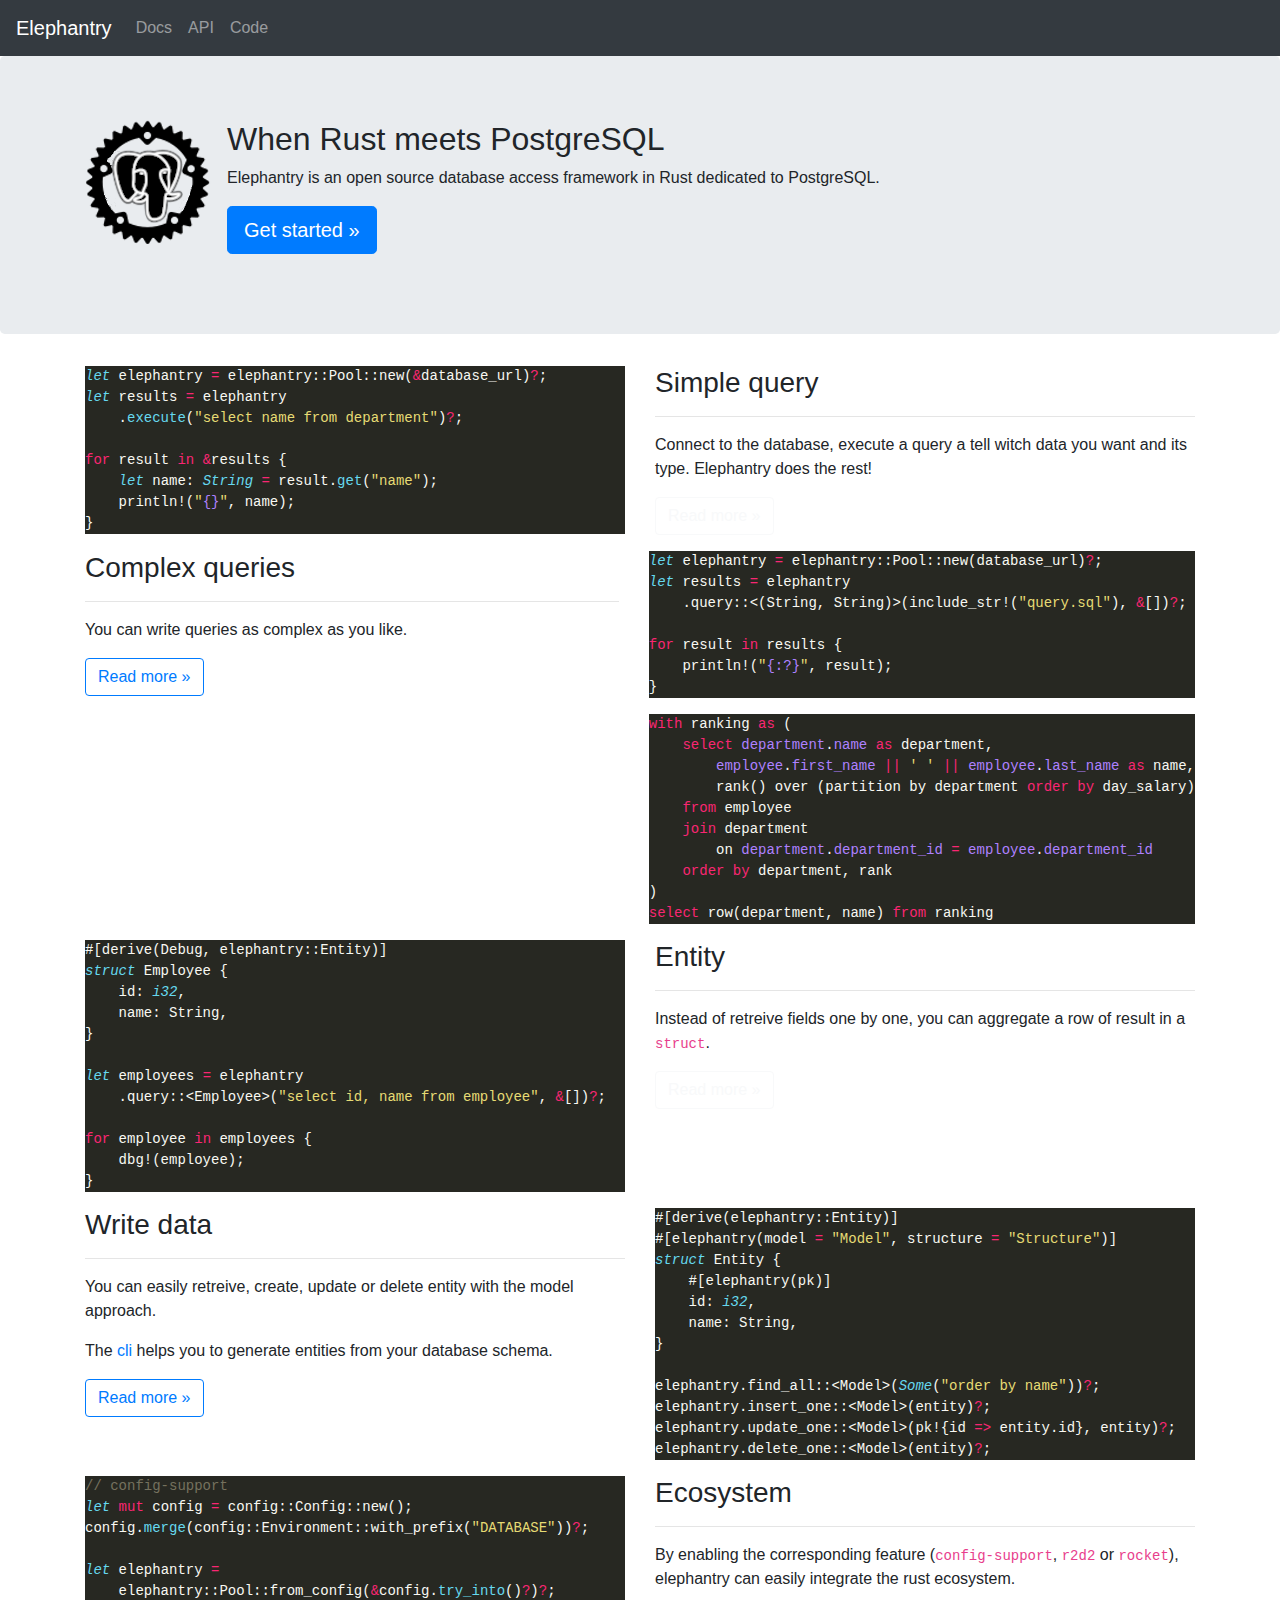
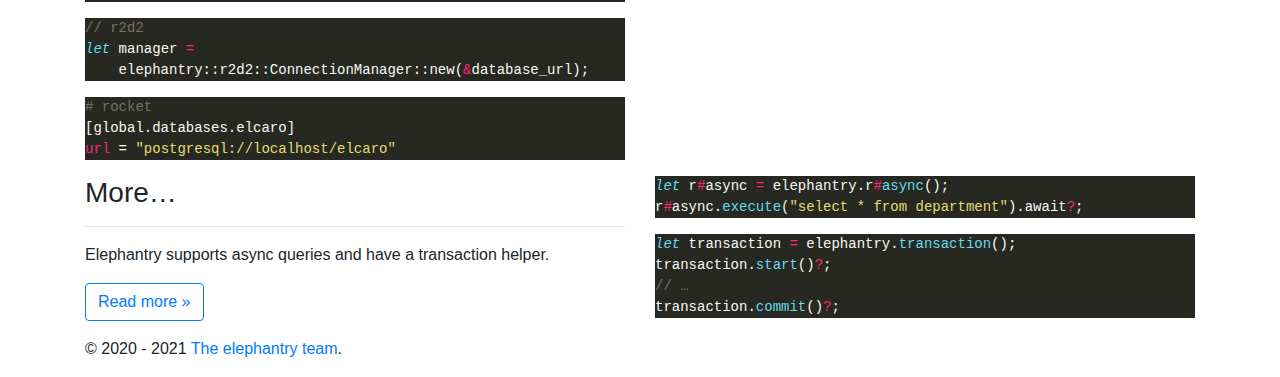
<file: index.html>
<html>
    <head>
        <meta charset="utf-8">
        <title>Elephantry - When Rust meets PostgreSQL</title>
        <link rel="icon" type="image/png" href="https://elephantry.github.io/favicon.ico" sizes="32x32" />
        <link href="https://elephantry.github.io/lib/bootstrap/dist/css/bootstrap.min.css" rel="stylesheet" />
        <link rel="stylesheet" href="https://elephantry.github.io/site.css"/>
    </head>
    <body>
        <nav class="navbar navbar-expand-md navbar-dark bg-dark">
            <a class="navbar-brand" href="https://elephantry.github.io">Elephantry</a>

            <div class="collapse navbar-collapse" id="navbarsExampleDefault">
                <ul class="navbar-nav mr-auto">
                    <li class="nav-item">
                        <a class="nav-link" href="https://elephantry.github.io/documentation">Docs</a>
                    </li>
                    <li class="nav-item">
                        <a class="nav-link ext" target="_blank" href="https://docs.rs/elephantry/">API</a>
                    </li>
                    <li class="nav-item">
                        <a class="nav-link ext" target="_blank" href="https://github.com/elephantry/elephantry">Code</a>
                    </li>
                </ul>
            </div>
        </nav>

        <main role="main">
            
    <div class="jumbotron">
        <div class="container media">
            <img src="logo.png" alt="logo" class="mr-3" />
            <div class="media-body">
                <h2>When Rust meets PostgreSQL</h2>
                <p>
                    Elephantry is an open source database access framework in
                    Rust dedicated to PostgreSQL.
                </p>
                <p><a class="btn btn-primary btn-lg" href="https://elephantry.github.io/documentation/quickstart" role="button">Get started »</a></p>
            </div>
        </div>
    </div>

    
        <div class="odd">
            <div class="container">
                <div class="row">
                    <div class="col-sm">
                        
                            <pre style="background-color:#272822;">
<code><span style="font-style:italic;color:#66d9ef;">let</span><span style="color:#f8f8f2;"> elephantry </span><span style="color:#f92672;">= </span><span style="color:#f8f8f2;">elephantry::Pool::new(</span><span style="color:#f92672;">&amp;</span><span style="color:#f8f8f2;">database_url)</span><span style="color:#f92672;">?</span><span style="color:#f8f8f2;">;
</span><span style="font-style:italic;color:#66d9ef;">let</span><span style="color:#f8f8f2;"> results </span><span style="color:#f92672;">=</span><span style="color:#f8f8f2;"> elephantry
    .</span><span style="color:#66d9ef;">execute</span><span style="color:#f8f8f2;">(</span><span style="color:#e6db74;">&quot;select name from department&quot;</span><span style="color:#f8f8f2;">)</span><span style="color:#f92672;">?</span><span style="color:#f8f8f2;">;

</span><span style="color:#f92672;">for</span><span style="color:#f8f8f2;"> result </span><span style="color:#f92672;">in &amp;</span><span style="color:#f8f8f2;">results {
    </span><span style="font-style:italic;color:#66d9ef;">let</span><span style="color:#f8f8f2;"> name: </span><span style="font-style:italic;color:#66d9ef;">String </span><span style="color:#f92672;">=</span><span style="color:#f8f8f2;"> result.</span><span style="color:#66d9ef;">get</span><span style="color:#f8f8f2;">(</span><span style="color:#e6db74;">&quot;name&quot;</span><span style="color:#f8f8f2;">);
    println!(</span><span style="color:#e6db74;">&quot;</span><span style="color:#ae81ff;">{}</span><span style="color:#e6db74;">&quot;</span><span style="color:#f8f8f2;">, name);
}
</span></code></pre>
                        
                    </div>
                    <div class="col-sm">
                        
                            <h3>Simple query</h3>
                            <hr />
                            <p><p>Connect to the database, execute a query a tell witch data you want and its type. Elephantry does the rest!</p>
</p>
                            
                                <p><a class="btn btn-outline-light" href="https:&#x2F;&#x2F;elephantry.github.io&#x2F;documentation&#x2F;quickstart&#x2F;#primitive-types">Read more »</a></p>
                            
                        
                    </div>
                </div>
            </div>
        </div>
    
        <div class="even">
            <div class="container">
                <div class="row">
                    <div class="col-sm">
                        
                            <h3>Complex queries</h3>
                            <hr />
                            <p><p>You can write queries as complex as you like.</p>
</p>
                            
                                <p><a class="btn btn-outline-primary" href="https:&#x2F;&#x2F;elephantry.github.io&#x2F;documentation&#x2F;quickstart&#x2F;#complex-requests">Read more »</a></p>
                            
                        
                    </div>
                    <div class="col-sm">
                        
                            <pre style="background-color:#272822;">
<code><span style="font-style:italic;color:#66d9ef;">let</span><span style="color:#f8f8f2;"> elephantry </span><span style="color:#f92672;">= </span><span style="color:#f8f8f2;">elephantry::Pool::new(database_url)</span><span style="color:#f92672;">?</span><span style="color:#f8f8f2;">;
</span><span style="font-style:italic;color:#66d9ef;">let</span><span style="color:#f8f8f2;"> results </span><span style="color:#f92672;">=</span><span style="color:#f8f8f2;"> elephantry
    .query::&lt;(String, String)&gt;(include_str!(</span><span style="color:#e6db74;">&quot;query.sql&quot;</span><span style="color:#f8f8f2;">), </span><span style="color:#f92672;">&amp;</span><span style="color:#f8f8f2;">[])</span><span style="color:#f92672;">?</span><span style="color:#f8f8f2;">;

</span><span style="color:#f92672;">for</span><span style="color:#f8f8f2;"> result </span><span style="color:#f92672;">in</span><span style="color:#f8f8f2;"> results {
    println!(</span><span style="color:#e6db74;">&quot;</span><span style="color:#ae81ff;">{:?}</span><span style="color:#e6db74;">&quot;</span><span style="color:#f8f8f2;">, result);
}
</span></code></pre><pre style="background-color:#272822;">
<code><span style="color:#f92672;">with</span><span style="color:#f8f8f2;"> ranking </span><span style="color:#f92672;">as</span><span style="color:#f8f8f2;"> (
    </span><span style="color:#f92672;">select </span><span style="color:#ae81ff;">department</span><span style="color:#f8f8f2;">.</span><span style="color:#ae81ff;">name </span><span style="color:#f92672;">as</span><span style="color:#f8f8f2;"> department,
        </span><span style="color:#ae81ff;">employee</span><span style="color:#f8f8f2;">.</span><span style="color:#ae81ff;">first_name </span><span style="color:#f92672;">|| </span><span style="color:#e6db74;">&#39; &#39; </span><span style="color:#f92672;">|| </span><span style="color:#ae81ff;">employee</span><span style="color:#f8f8f2;">.</span><span style="color:#ae81ff;">last_name </span><span style="color:#f92672;">as</span><span style="color:#f8f8f2;"> name,
        rank() over (partition by department </span><span style="color:#f92672;">order by</span><span style="color:#f8f8f2;"> day_salary)
    </span><span style="color:#f92672;">from</span><span style="color:#f8f8f2;"> employee
    </span><span style="color:#f92672;">join</span><span style="color:#f8f8f2;"> department
        on </span><span style="color:#ae81ff;">department</span><span style="color:#f8f8f2;">.</span><span style="color:#ae81ff;">department_id </span><span style="color:#f92672;">= </span><span style="color:#ae81ff;">employee</span><span style="color:#f8f8f2;">.</span><span style="color:#ae81ff;">department_id
    </span><span style="color:#f92672;">order by</span><span style="color:#f8f8f2;"> department, rank
)
</span><span style="color:#f92672;">select</span><span style="color:#f8f8f2;"> row(department, name) </span><span style="color:#f92672;">from</span><span style="color:#f8f8f2;"> ranking
</span></code></pre>
                        
                    </div>
                </div>
            </div>
        </div>
    
        <div class="odd">
            <div class="container">
                <div class="row">
                    <div class="col-sm">
                        
                            <pre style="background-color:#272822;">
<code><span style="color:#f8f8f2;">#[derive(Debug, elephantry::Entity)]
</span><span style="font-style:italic;color:#66d9ef;">struct </span><span style="color:#f8f8f2;">Employee {
    id: </span><span style="font-style:italic;color:#66d9ef;">i32</span><span style="color:#f8f8f2;">,
    name: String,
}

</span><span style="font-style:italic;color:#66d9ef;">let</span><span style="color:#f8f8f2;"> employees </span><span style="color:#f92672;">=</span><span style="color:#f8f8f2;"> elephantry
    .query::&lt;Employee&gt;(</span><span style="color:#e6db74;">&quot;select id, name from employee&quot;</span><span style="color:#f8f8f2;">, </span><span style="color:#f92672;">&amp;</span><span style="color:#f8f8f2;">[])</span><span style="color:#f92672;">?</span><span style="color:#f8f8f2;">;

</span><span style="color:#f92672;">for</span><span style="color:#f8f8f2;"> employee </span><span style="color:#f92672;">in</span><span style="color:#f8f8f2;"> employees {
    dbg!(employee);
}
</span></code></pre>
                        
                    </div>
                    <div class="col-sm">
                        
                            <h3>Entity</h3>
                            <hr />
                            <p><p>Instead of retreive fields one by one, you can aggregate a row of result in a <code>struct</code>.</p>
</p>
                            
                                <p><a class="btn btn-outline-light" href="https:&#x2F;&#x2F;elephantry.github.io&#x2F;documentation&#x2F;quickstart&#x2F;#entity">Read more »</a></p>
                            
                        
                    </div>
                </div>
            </div>
        </div>
    
        <div class="even">
            <div class="container">
                <div class="row">
                    <div class="col-sm">
                        
                            <h3>Write data</h3>
                            <hr />
                            <p><p>You can easily retreive, create, update or delete entity with the model approach.</p>
<p>The <a href="https://crates.io/crates/elephantry-cli">cli</a> helps you to generate entities from your database schema.</p>
</p>
                            
                                <p><a class="btn btn-outline-primary" href="https:&#x2F;&#x2F;elephantry.github.io&#x2F;documentation&#x2F;quickstart&#x2F;#modification">Read more »</a></p>
                            
                        
                    </div>
                    <div class="col-sm">
                        
                            <pre style="background-color:#272822;">
<code><span style="color:#f8f8f2;">#[derive(elephantry::Entity)]
#[elephantry(model </span><span style="color:#f92672;">= </span><span style="color:#e6db74;">&quot;Model&quot;</span><span style="color:#f8f8f2;">, structure </span><span style="color:#f92672;">= </span><span style="color:#e6db74;">&quot;Structure&quot;</span><span style="color:#f8f8f2;">)]
</span><span style="font-style:italic;color:#66d9ef;">struct </span><span style="color:#f8f8f2;">Entity {
    #[elephantry(pk)]
    id: </span><span style="font-style:italic;color:#66d9ef;">i32</span><span style="color:#f8f8f2;">,
    name: String,
}

elephantry.find_all::&lt;Model&gt;(</span><span style="font-style:italic;color:#66d9ef;">Some</span><span style="color:#f8f8f2;">(</span><span style="color:#e6db74;">&quot;order by name&quot;</span><span style="color:#f8f8f2;">))</span><span style="color:#f92672;">?</span><span style="color:#f8f8f2;">;
elephantry.insert_one::&lt;Model&gt;(entity)</span><span style="color:#f92672;">?</span><span style="color:#f8f8f2;">;
elephantry.update_one::&lt;Model&gt;(pk!{id </span><span style="color:#f92672;">=&gt;</span><span style="color:#f8f8f2;"> entity.id}, entity)</span><span style="color:#f92672;">?</span><span style="color:#f8f8f2;">;
elephantry.delete_one::&lt;Model&gt;(entity)</span><span style="color:#f92672;">?</span><span style="color:#f8f8f2;">;
</span></code></pre>
                        
                    </div>
                </div>
            </div>
        </div>
    
        <div class="odd">
            <div class="container">
                <div class="row">
                    <div class="col-sm">
                        
                            <pre style="background-color:#272822;">
<code><span style="color:#75715e;">// config-support
</span><span style="font-style:italic;color:#66d9ef;">let </span><span style="color:#f92672;">mut</span><span style="color:#f8f8f2;"> config </span><span style="color:#f92672;">= </span><span style="color:#f8f8f2;">config::Config::new();
config.</span><span style="color:#66d9ef;">merge</span><span style="color:#f8f8f2;">(config::Environment::with_prefix(</span><span style="color:#e6db74;">&quot;DATABASE&quot;</span><span style="color:#f8f8f2;">))</span><span style="color:#f92672;">?</span><span style="color:#f8f8f2;">;

</span><span style="font-style:italic;color:#66d9ef;">let</span><span style="color:#f8f8f2;"> elephantry </span><span style="color:#f92672;">=
    </span><span style="color:#f8f8f2;">elephantry::Pool::from_config(</span><span style="color:#f92672;">&amp;</span><span style="color:#f8f8f2;">config.</span><span style="color:#66d9ef;">try_into</span><span style="color:#f8f8f2;">()</span><span style="color:#f92672;">?</span><span style="color:#f8f8f2;">)</span><span style="color:#f92672;">?</span><span style="color:#f8f8f2;">;
</span></code></pre><pre style="background-color:#272822;">
<code><span style="color:#75715e;">// r2d2
</span><span style="font-style:italic;color:#66d9ef;">let</span><span style="color:#f8f8f2;"> manager </span><span style="color:#f92672;">=
    </span><span style="color:#f8f8f2;">elephantry::r2d2::ConnectionManager::new(</span><span style="color:#f92672;">&amp;</span><span style="color:#f8f8f2;">database_url);
</span></code></pre><pre style="background-color:#272822;">
<code><span style="color:#75715e;"># rocket
</span><span style="color:#f8f8f2;">[global.databases.elcaro]
</span><span style="color:#f92672;">url </span><span style="color:#f8f8f2;">= </span><span style="color:#e6db74;">&quot;postgresql://localhost/elcaro&quot;
</span></code></pre>
                        
                    </div>
                    <div class="col-sm">
                        
                            <h3>Ecosystem</h3>
                            <hr />
                            <p><p>By enabling the corresponding feature (<code>config-support</code>, <code>r2d2</code> or <code>rocket</code>), elephantry can easily integrate the rust ecosystem.</p>
</p>
                            
                        
                    </div>
                </div>
            </div>
        </div>
    
        <div class="even">
            <div class="container">
                <div class="row">
                    <div class="col-sm">
                        
                            <h3>More…</h3>
                            <hr />
                            <p><p>Elephantry supports async queries and have a transaction helper.</p>
</p>
                            
                                <p><a class="btn btn-outline-primary" href="https:&#x2F;&#x2F;elephantry.github.io&#x2F;documentation&#x2F;quickstart&#x2F;#async">Read more »</a></p>
                            
                        
                    </div>
                    <div class="col-sm">
                        
                            <pre style="background-color:#272822;">
<code><span style="font-style:italic;color:#66d9ef;">let</span><span style="color:#f8f8f2;"> r</span><span style="color:#f92672;">#</span><span style="color:#f8f8f2;">async </span><span style="color:#f92672;">=</span><span style="color:#f8f8f2;"> elephantry.r</span><span style="color:#f92672;">#</span><span style="color:#66d9ef;">async</span><span style="color:#f8f8f2;">();
r</span><span style="color:#f92672;">#</span><span style="color:#f8f8f2;">async.</span><span style="color:#66d9ef;">execute</span><span style="color:#f8f8f2;">(</span><span style="color:#e6db74;">&quot;select * from department&quot;</span><span style="color:#f8f8f2;">).await</span><span style="color:#f92672;">?</span><span style="color:#f8f8f2;">;
</span></code></pre><pre style="background-color:#272822;">
<code><span style="font-style:italic;color:#66d9ef;">let</span><span style="color:#f8f8f2;"> transaction </span><span style="color:#f92672;">=</span><span style="color:#f8f8f2;"> elephantry.</span><span style="color:#66d9ef;">transaction</span><span style="color:#f8f8f2;">();
transaction.</span><span style="color:#66d9ef;">start</span><span style="color:#f8f8f2;">()</span><span style="color:#f92672;">?</span><span style="color:#f8f8f2;">;
</span><span style="color:#75715e;">// …
</span><span style="color:#f8f8f2;">transaction.</span><span style="color:#66d9ef;">commit</span><span style="color:#f8f8f2;">()</span><span style="color:#f92672;">?</span><span style="color:#f8f8f2;">;
</span></code></pre>
                        
                    </div>
                </div>
            </div>
        </div>
    

        </main>

        <footer>
            <div class="container">
                <p>&copy; 2020 - 2021 <a href="https://github.com/orgs/elephantry/people">The elephantry team</a>.</p>
            </div>
        </footer>
    </body>
</html>
</file>
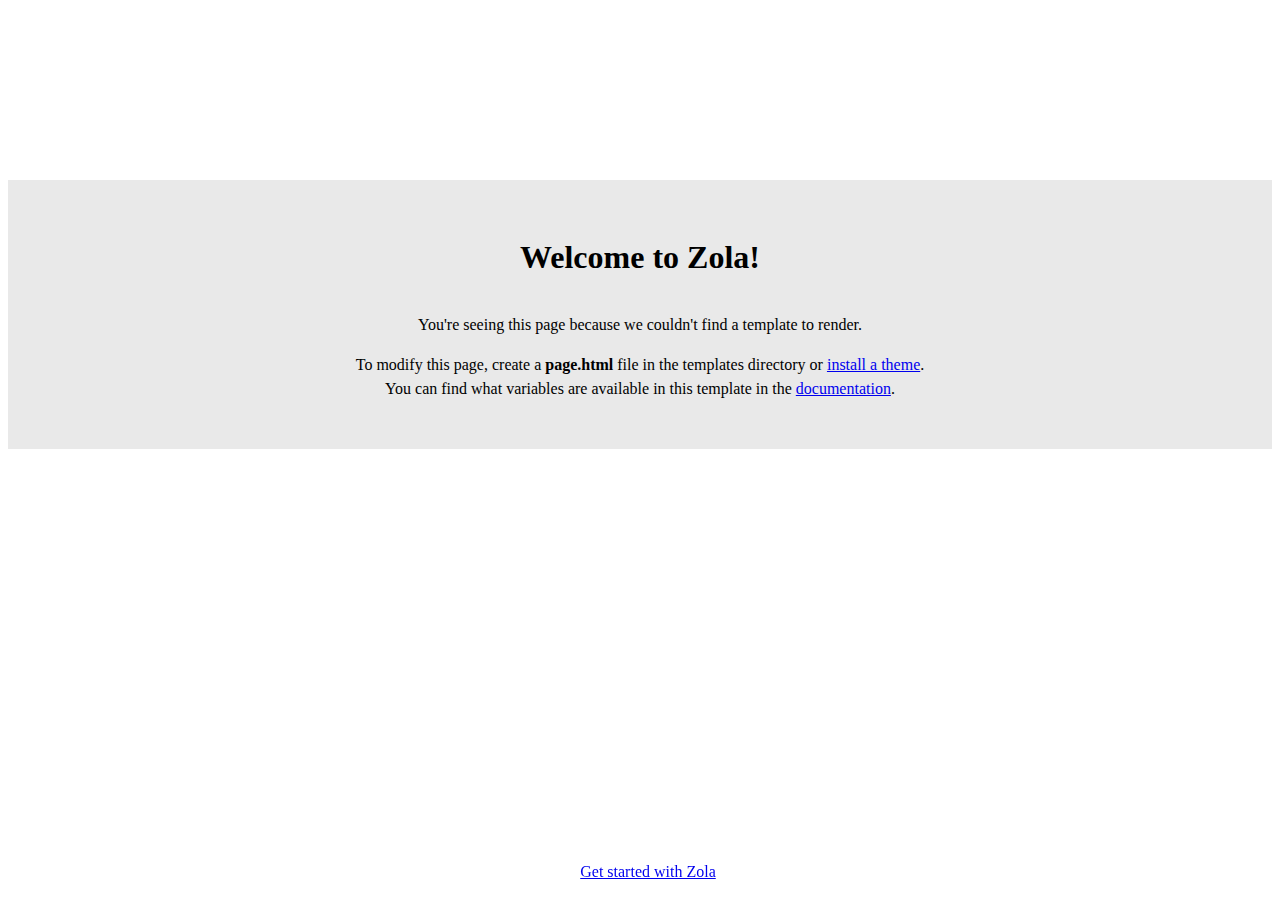
<file: complex-query/index.html>
<html>
    <head>
        <title>Zola</title>
    </head>
    <body>
        <div class="container">
            <h1>Welcome to Zola!</h1>
            <p>
                You're seeing this page because we couldn't find a template to render.
            </p>
            <p>
                To modify this page, create a <b>page.html</b> file in the templates directory or
                <a href="https://www.getzola.org/documentation/themes/installing-and-using-themes/" target="_blank">install a theme</a>.
                <br>
                You can find what variables are available in this template in the <a href="https:&#x2F;&#x2F;www.getzola.org&#x2F;documentation&#x2F;templates&#x2F;pages-sections&#x2F;#page-variables" target="_blank">documentation</a>.
            </p>
        </div>
        <footer>
            <a href="https://www.getzola.org/documentation/getting-started/cli-usage/" target="_blank">Get started with Zola</a>
        </footer>
        <style>
            html {
                line-height: 1.5;
            }
            h1 {
                margin-bottom: 2rem;
            }
            .container {
                font-family: "sans-serif";
                text-align: center;
                margin-top: 20vh;
                padding: 2rem;
                background: #e9e9e9;
            }
            footer {
                position: fixed;
                width: 100%;
                bottom: 1rem;
                text-align: center;
            }
        </style>
    </body>
</html>
</file>
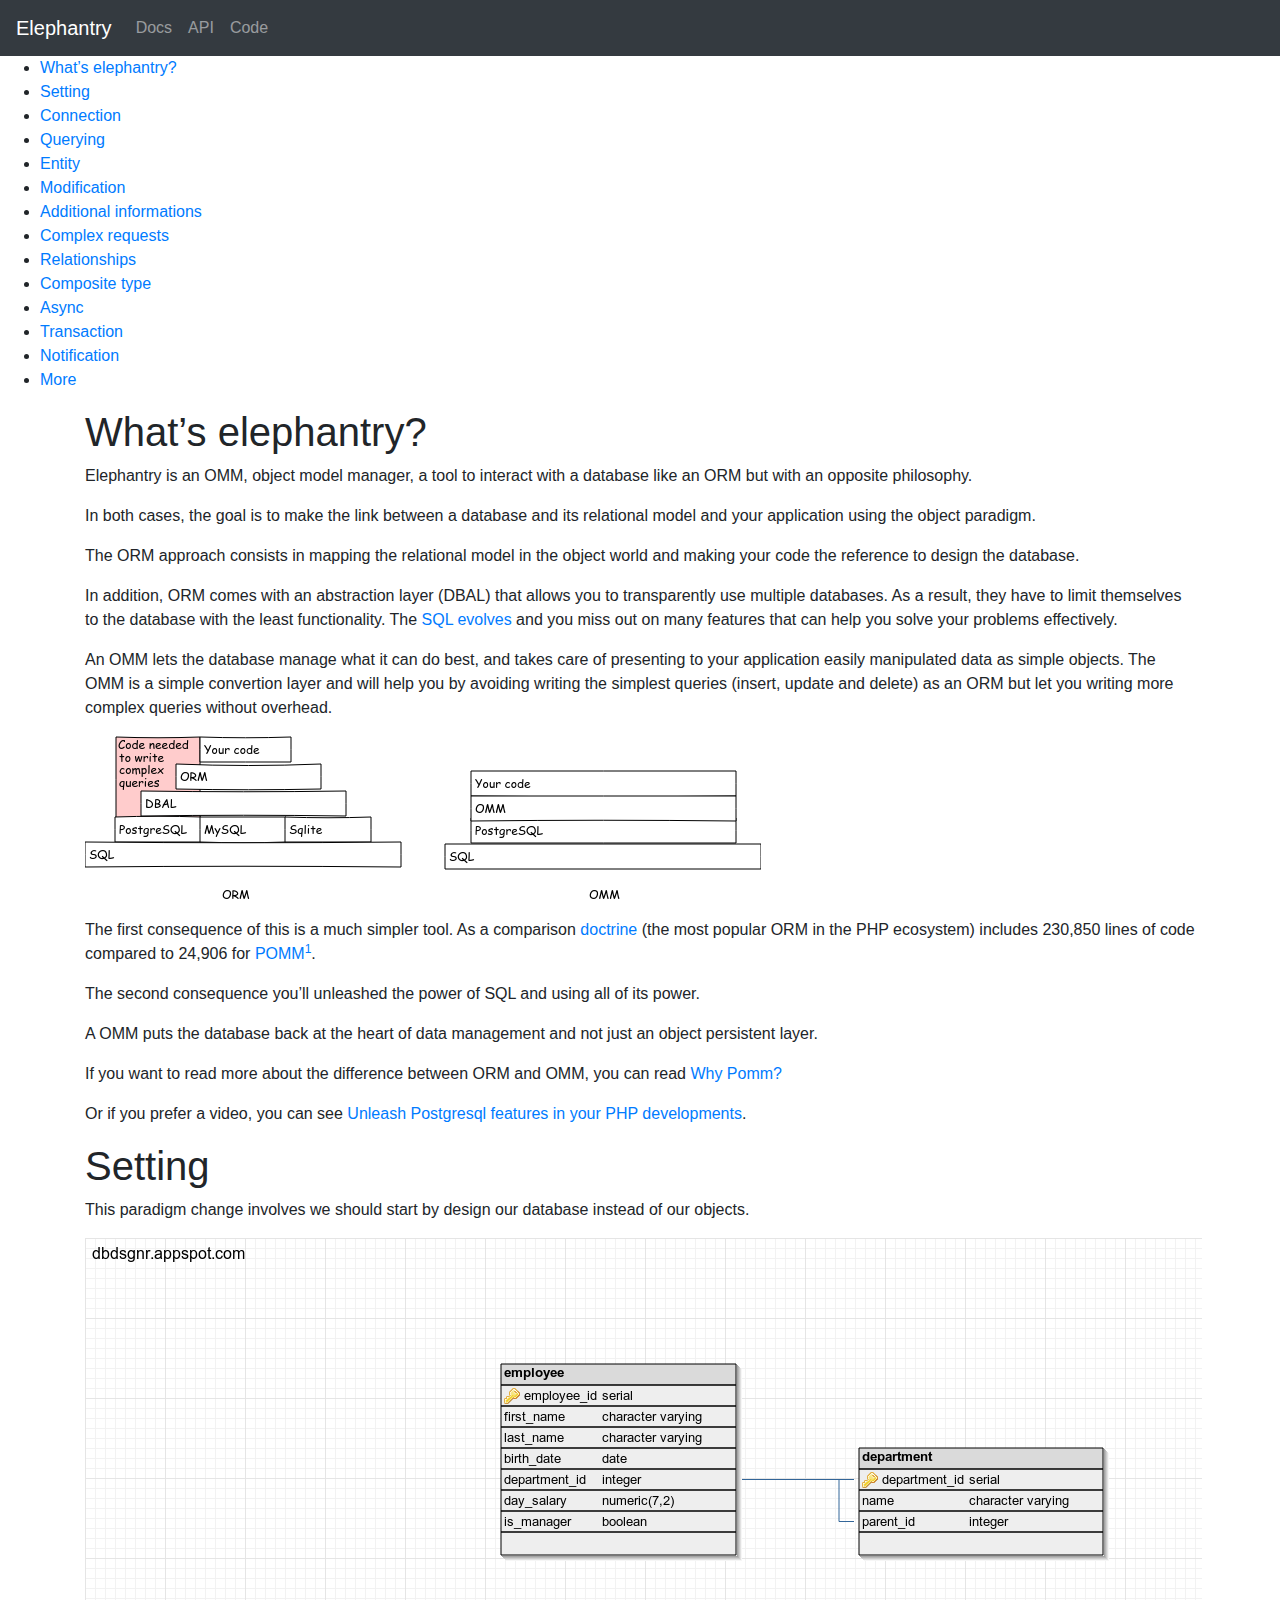
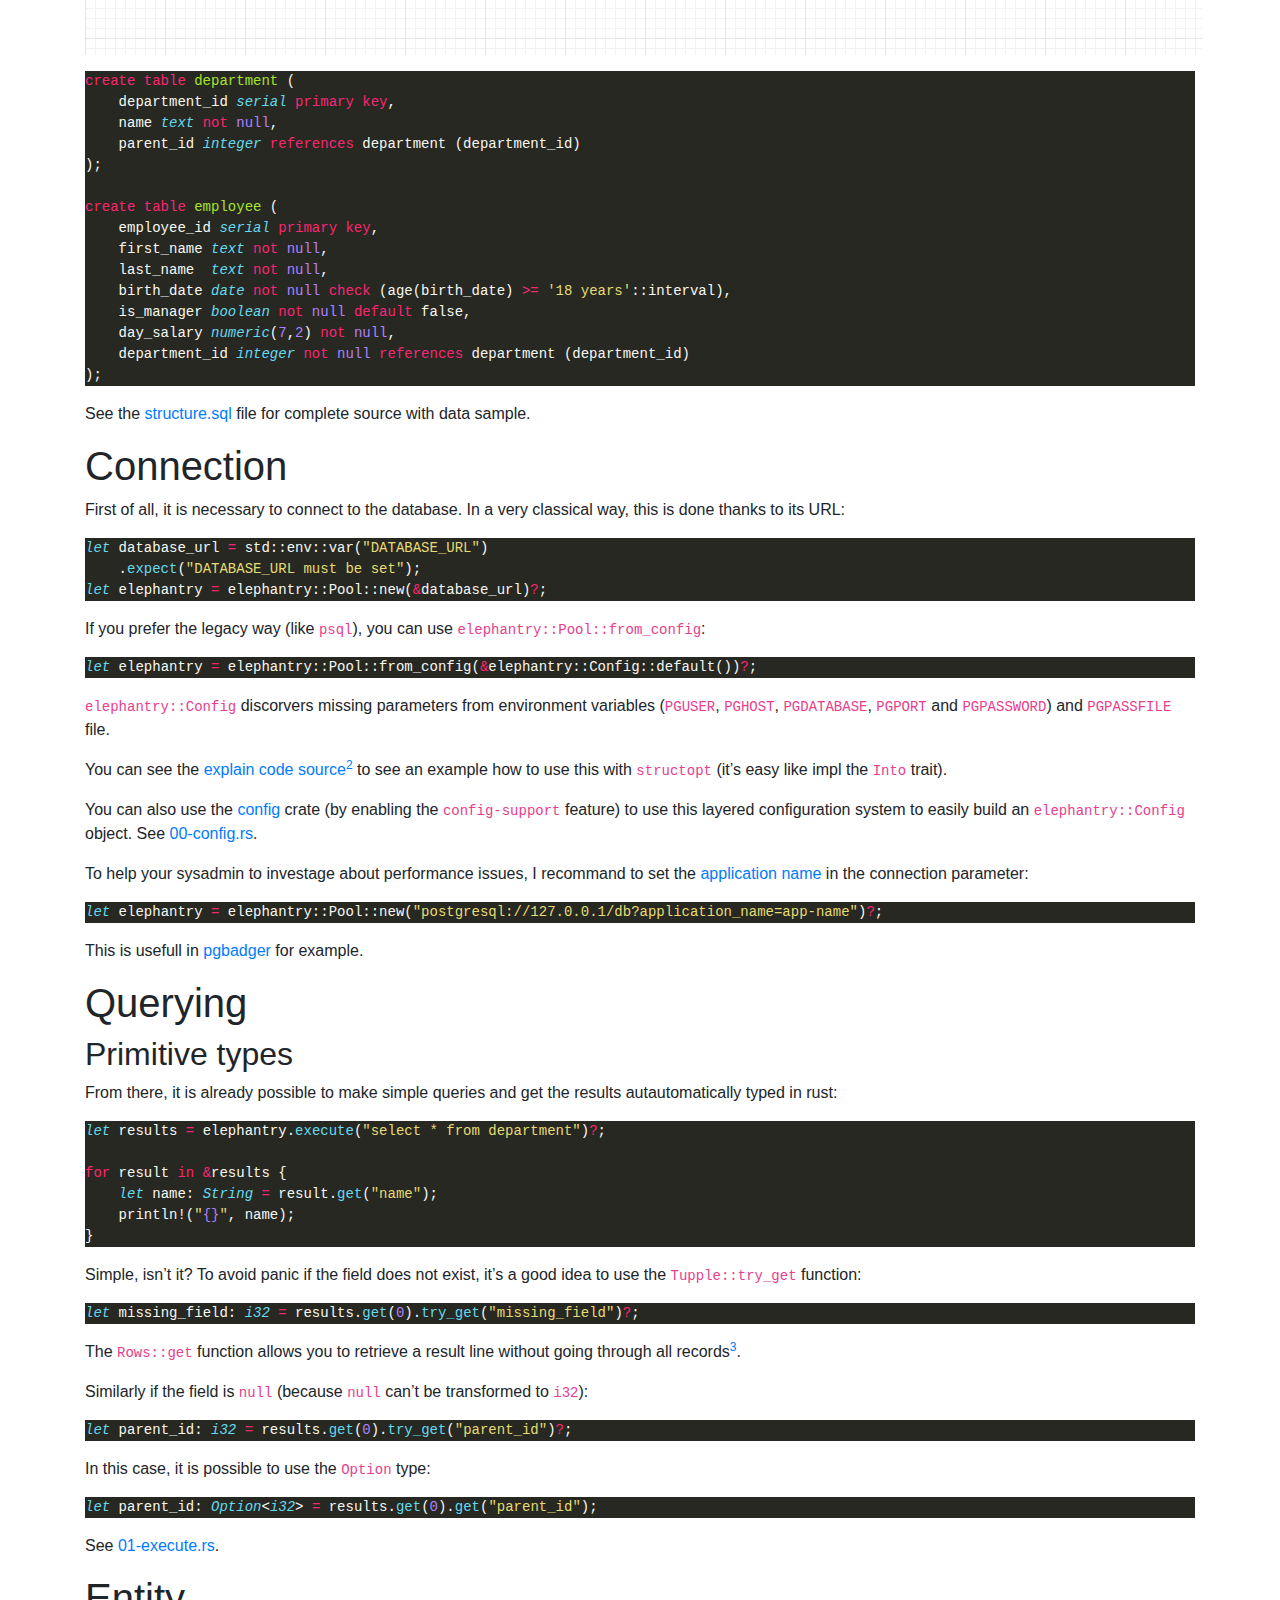
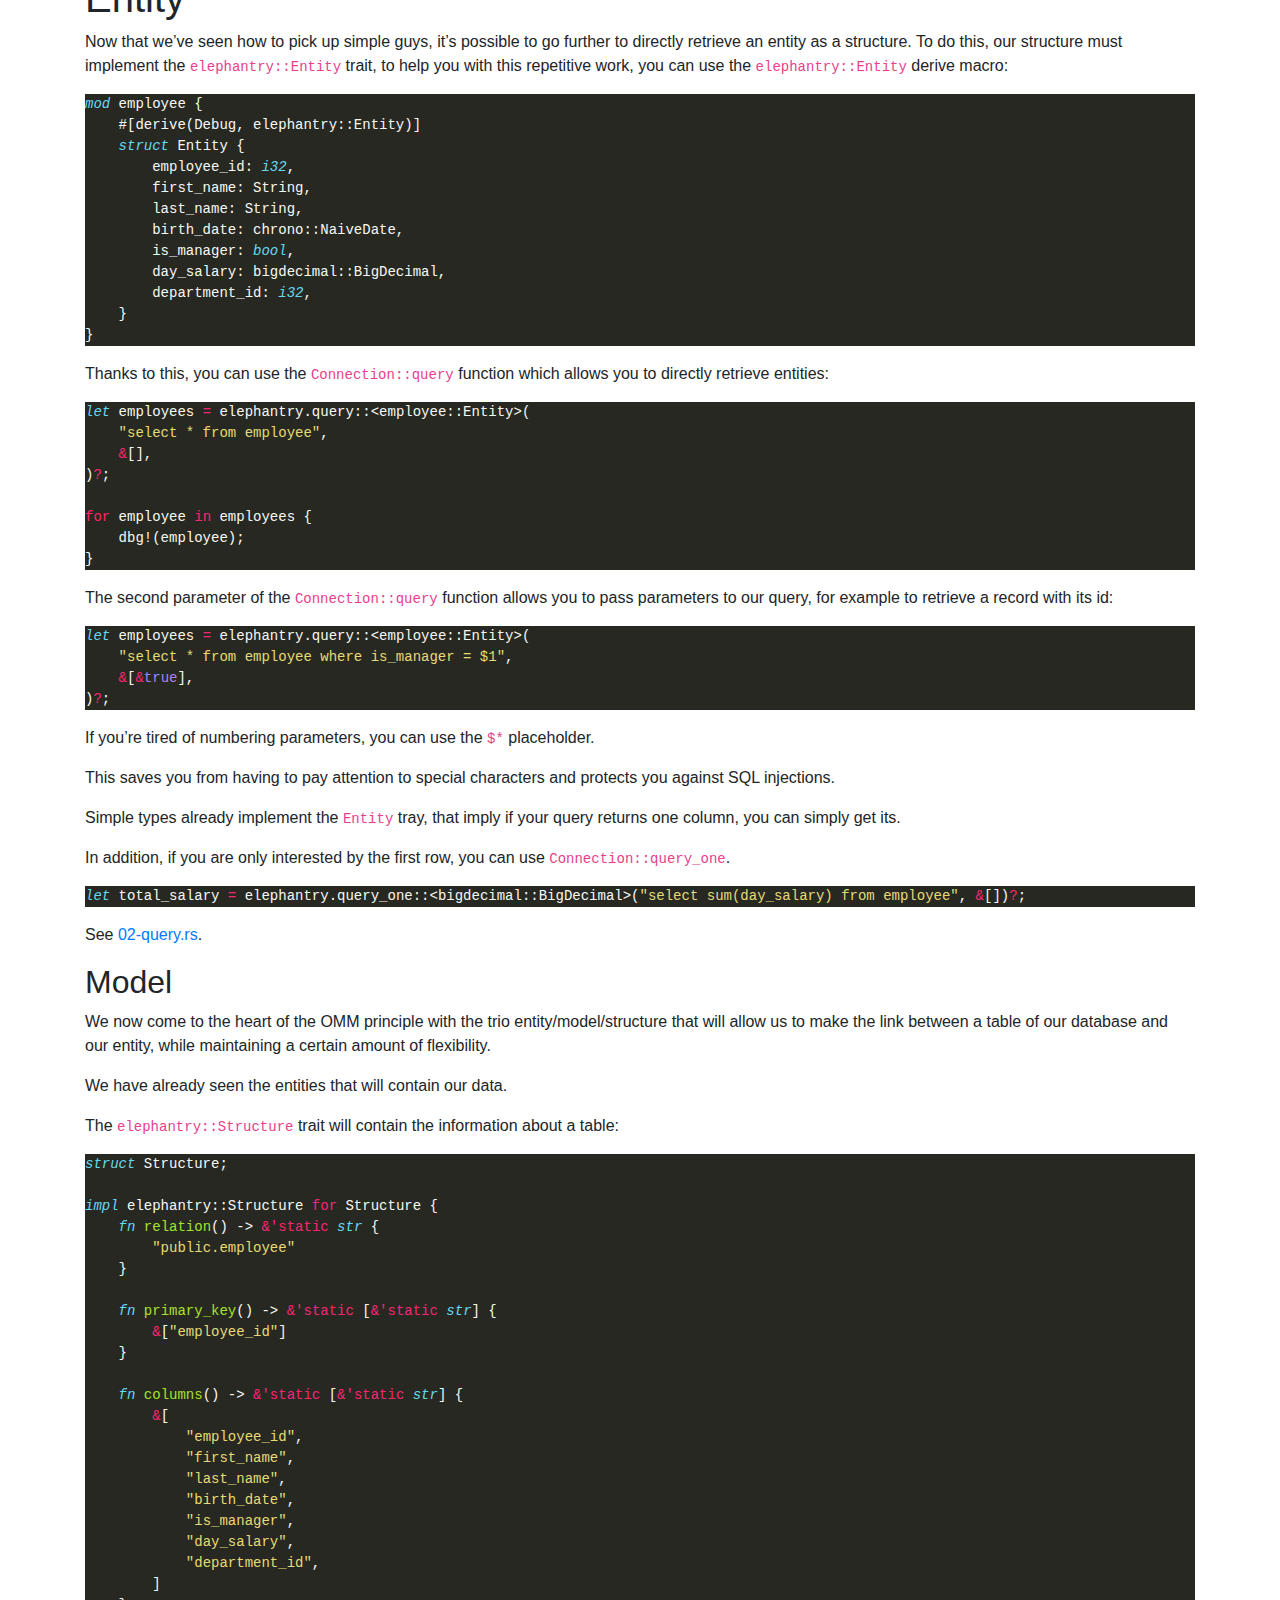
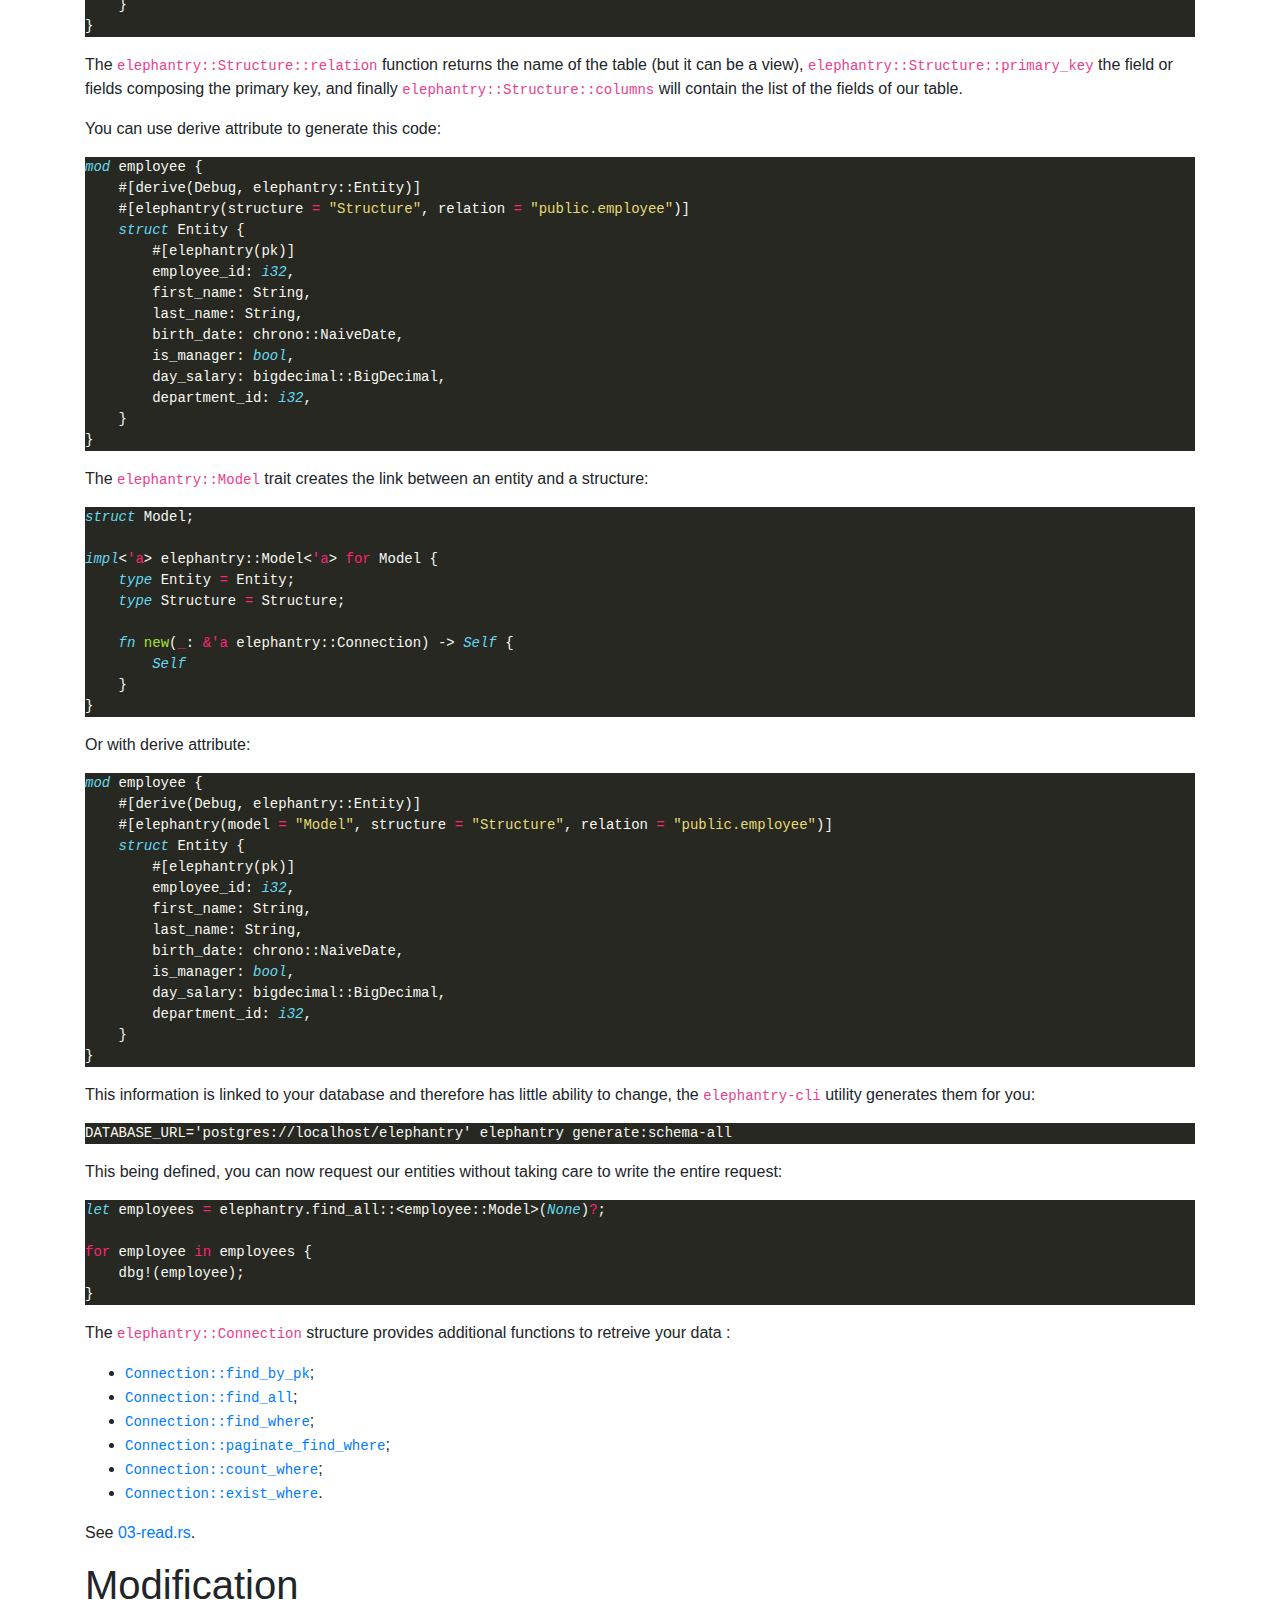
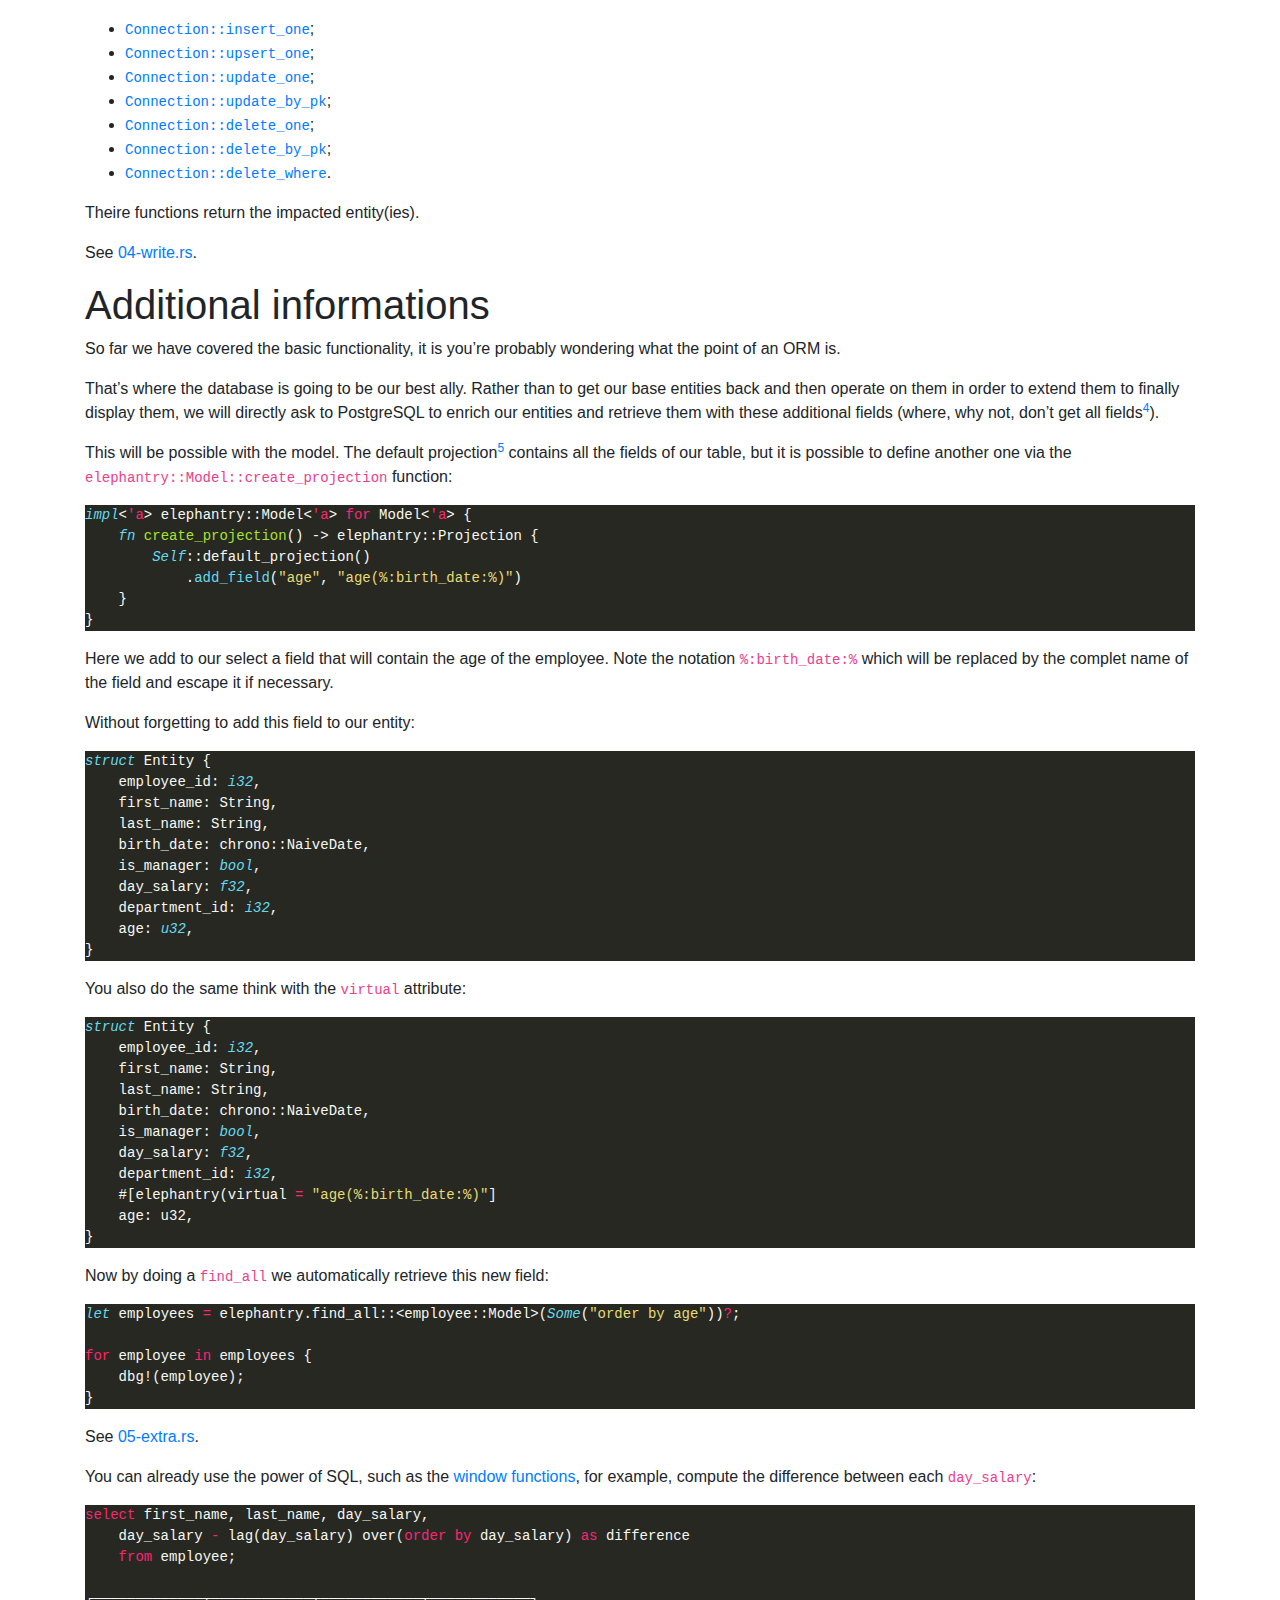
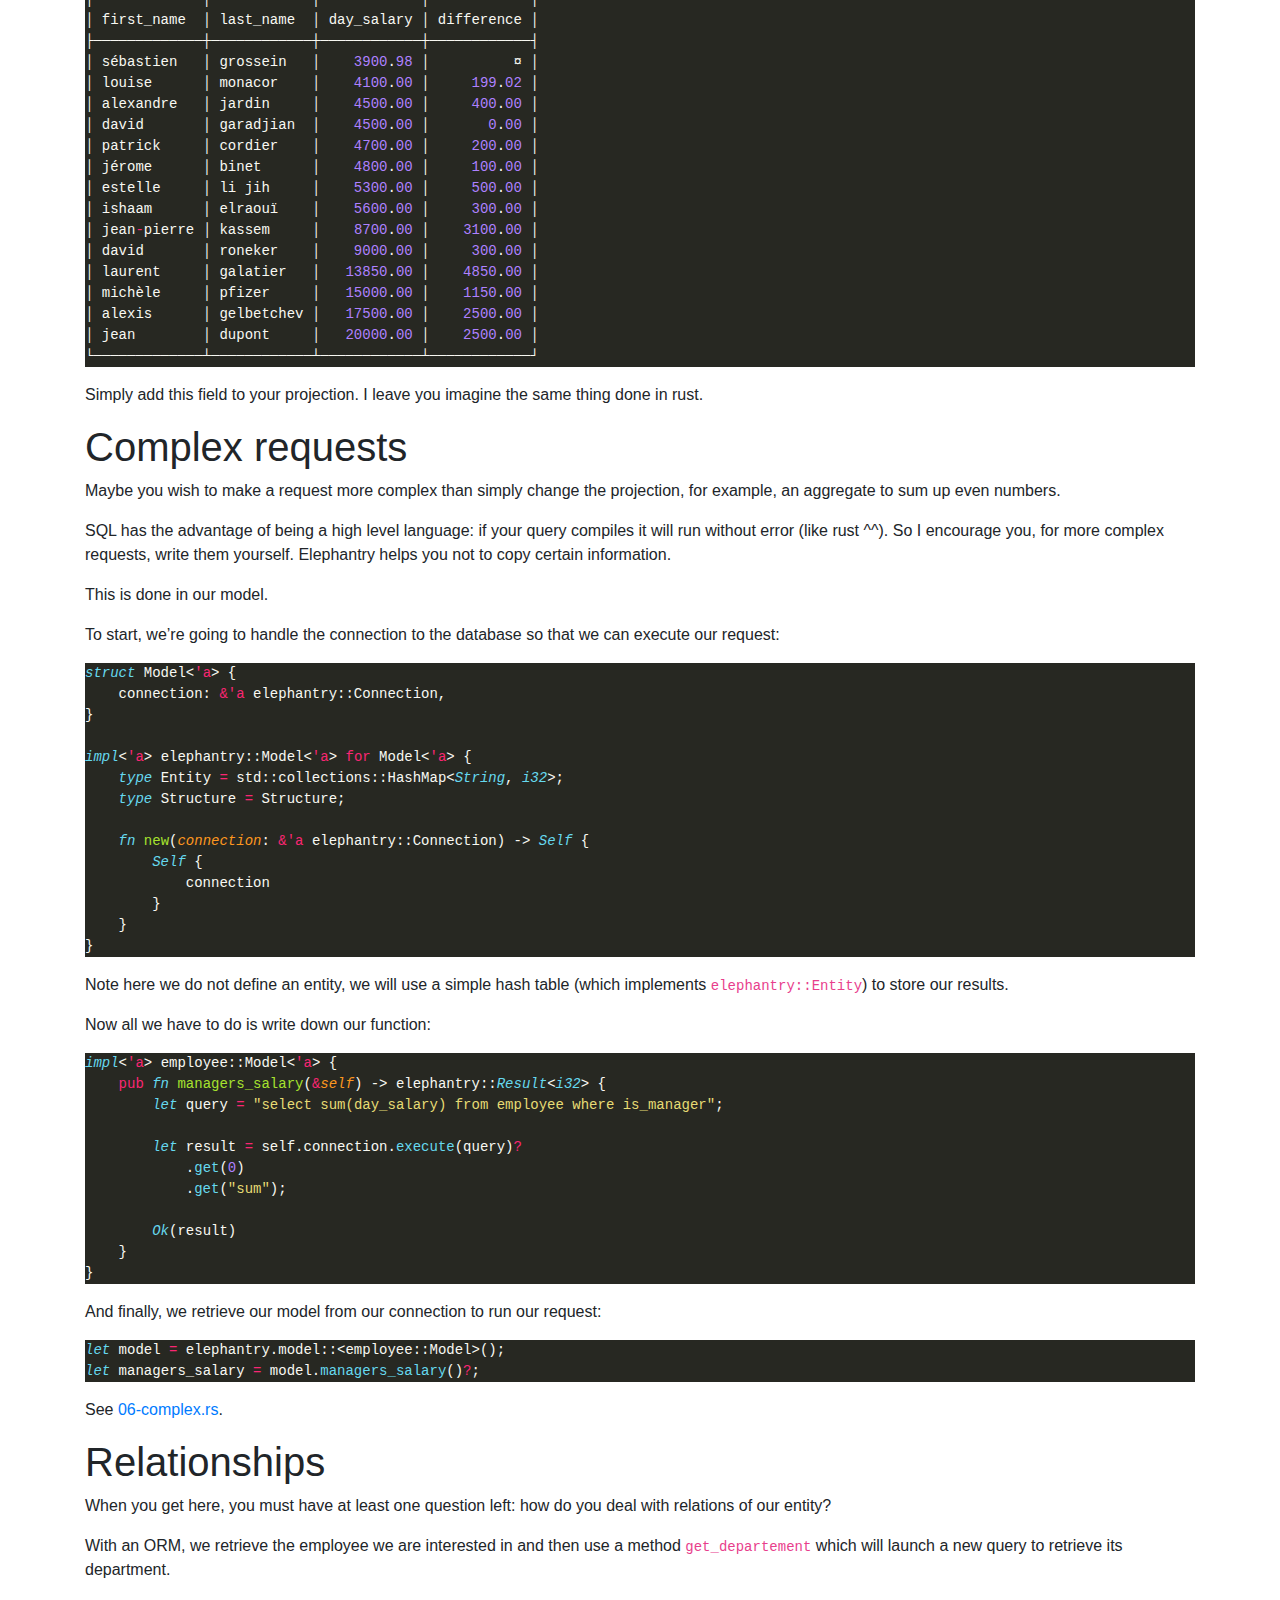
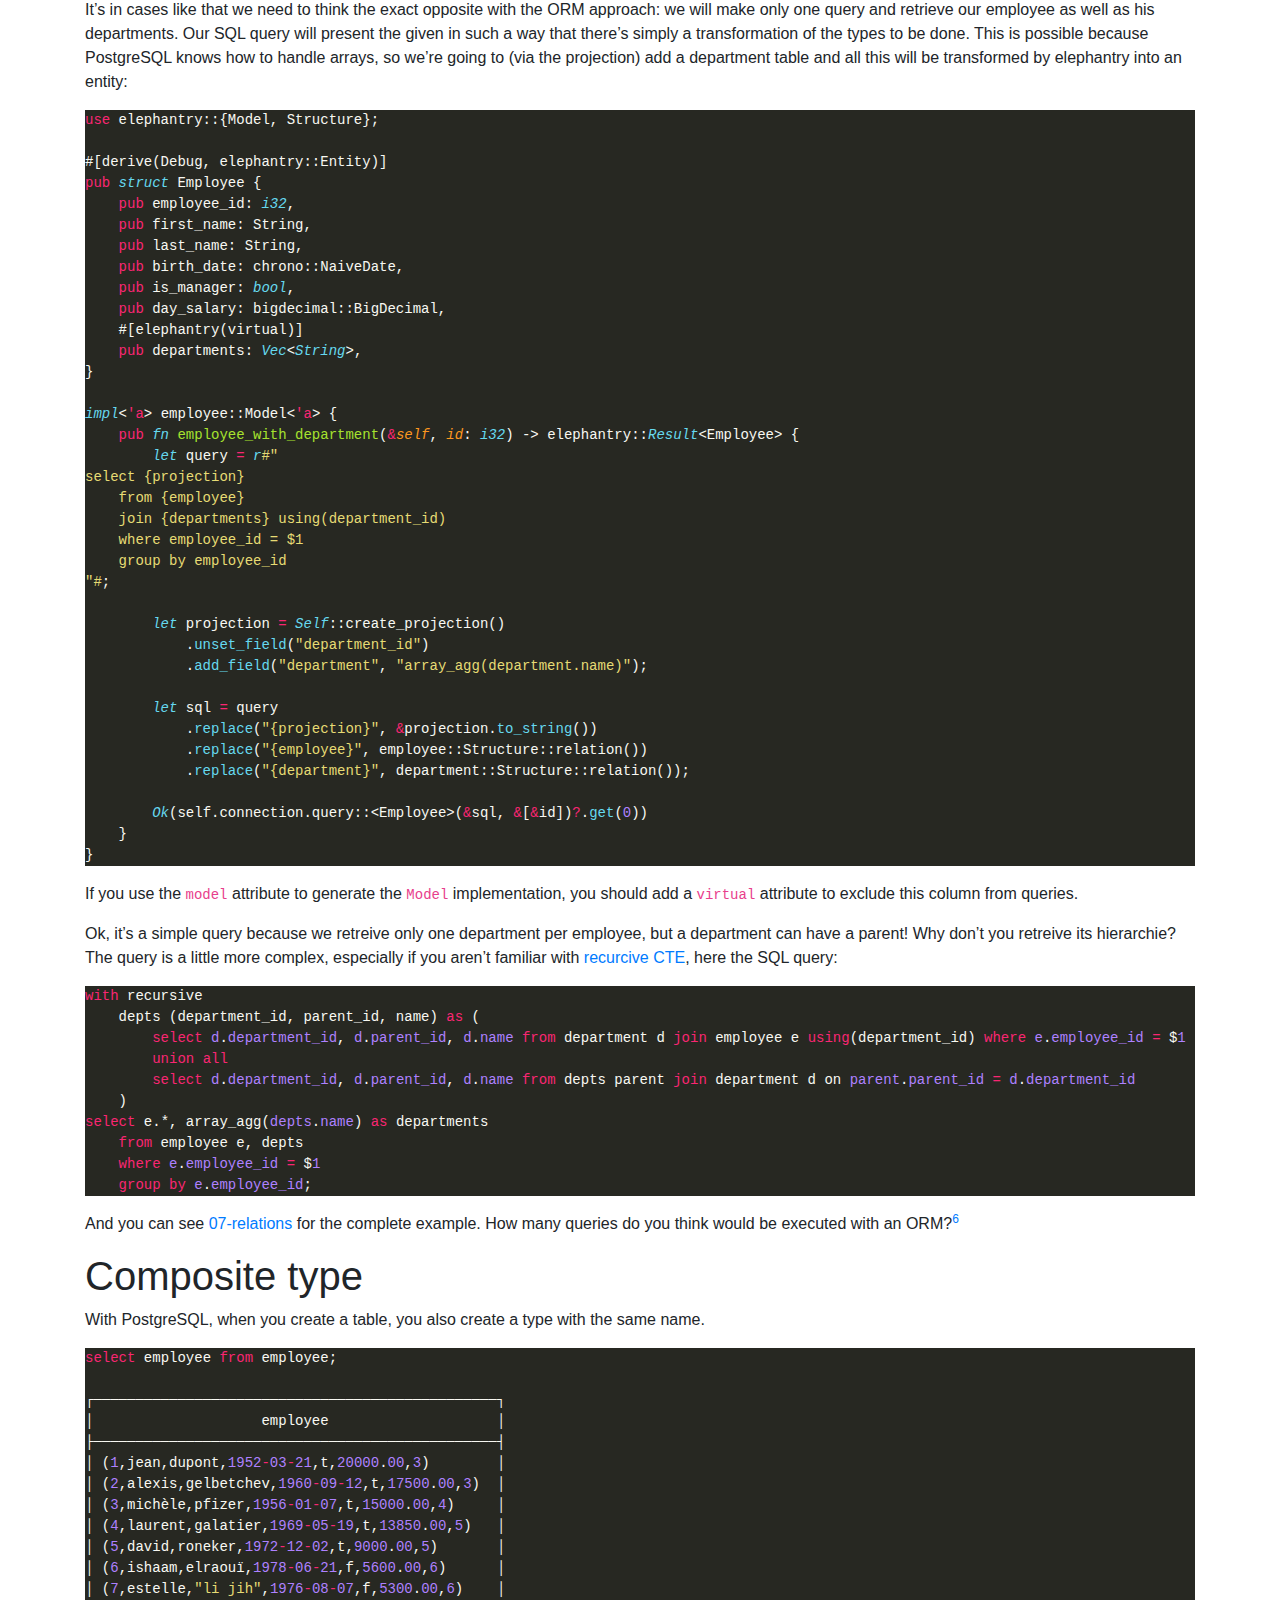
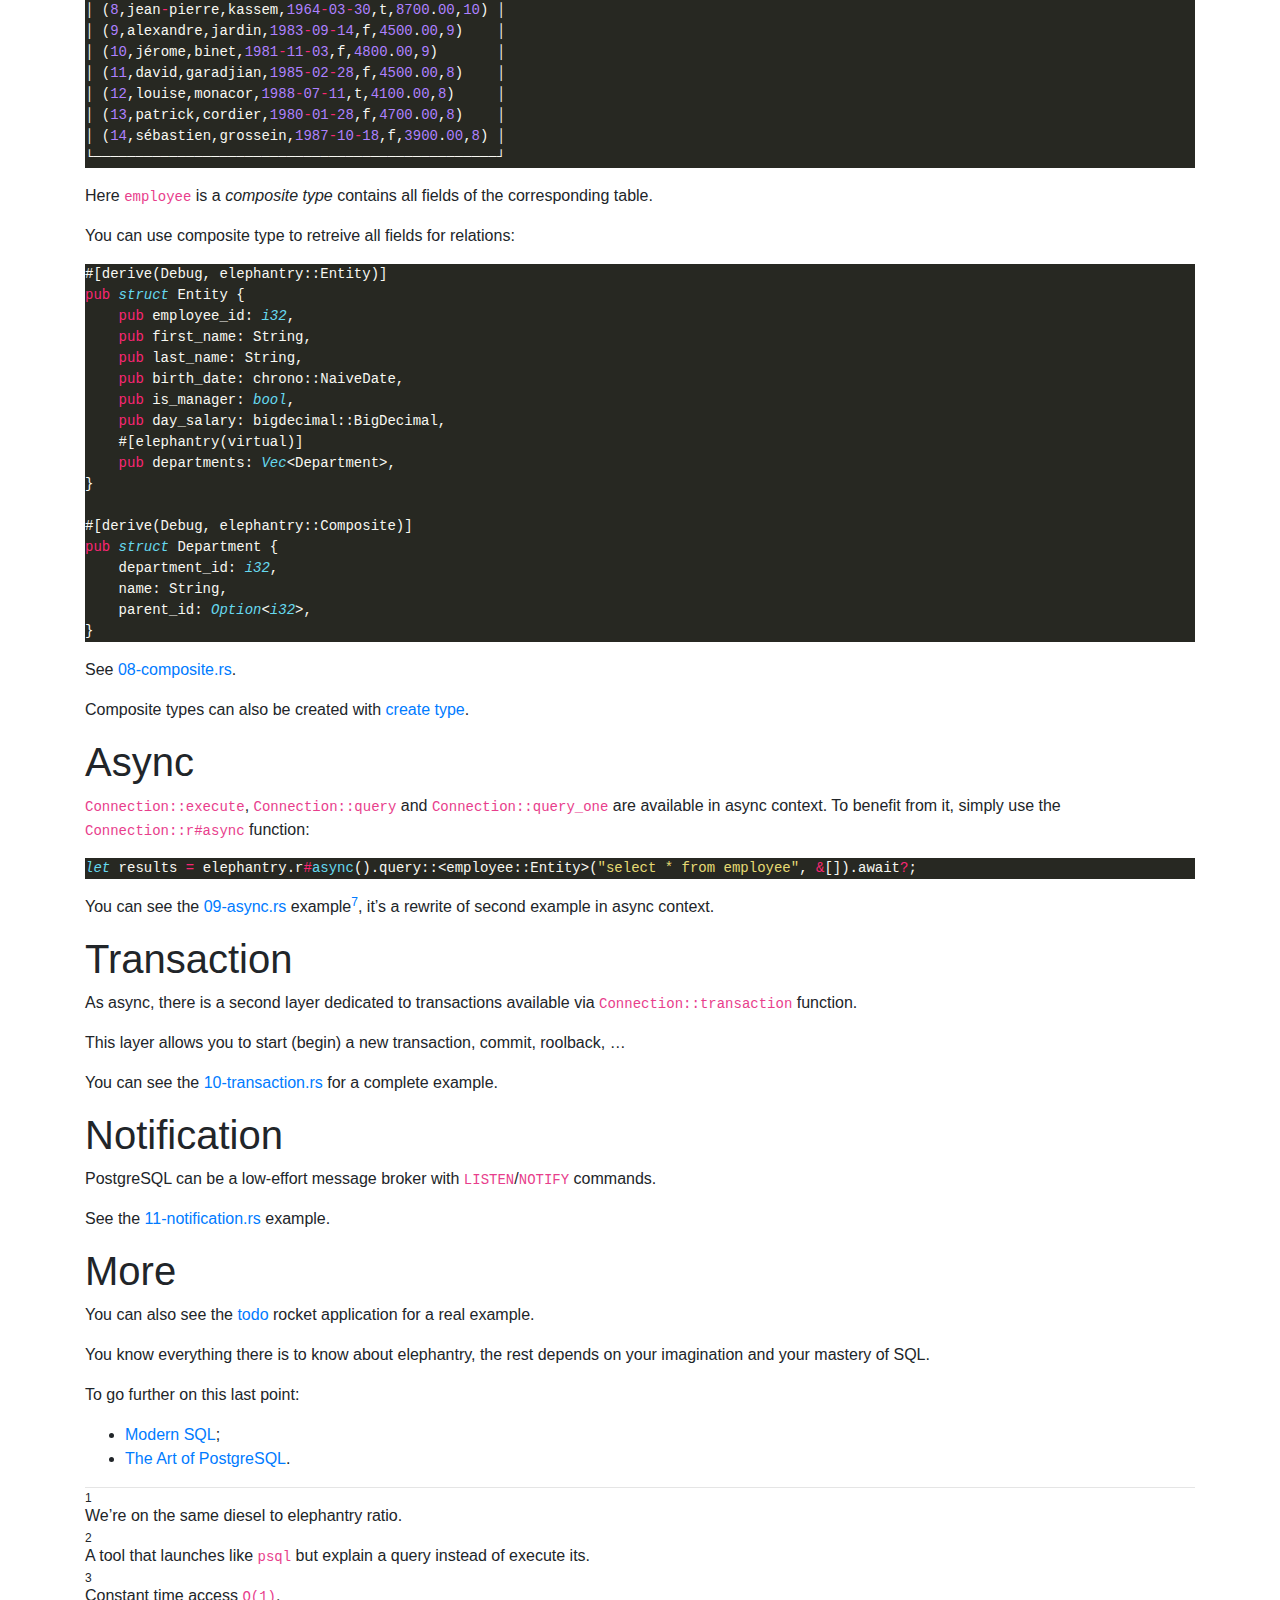
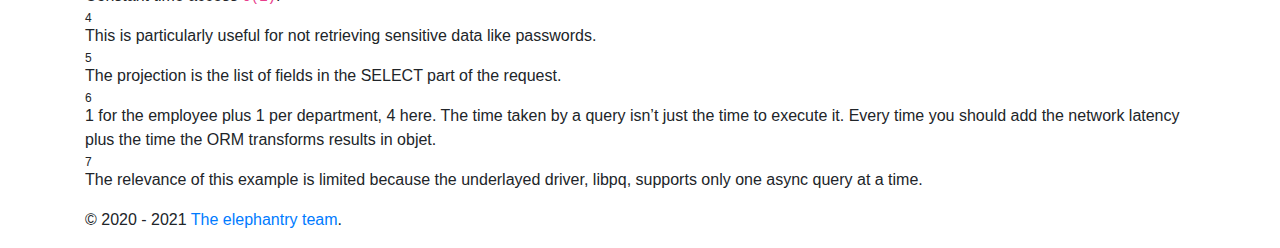
<file: documentation/index.html>
<!doctype html>
<meta charset="utf-8">
<link rel="canonical" href="https://elephantry.github.io/documentation/quickstart/">
<meta http-equiv="refresh" content="0; url=https://elephantry.github.io/documentation/quickstart/">
<title>Redirect</title>
<p><a href="https://elephantry.github.io/documentation/quickstart/">Click here</a> to be redirected.</p>
</file>
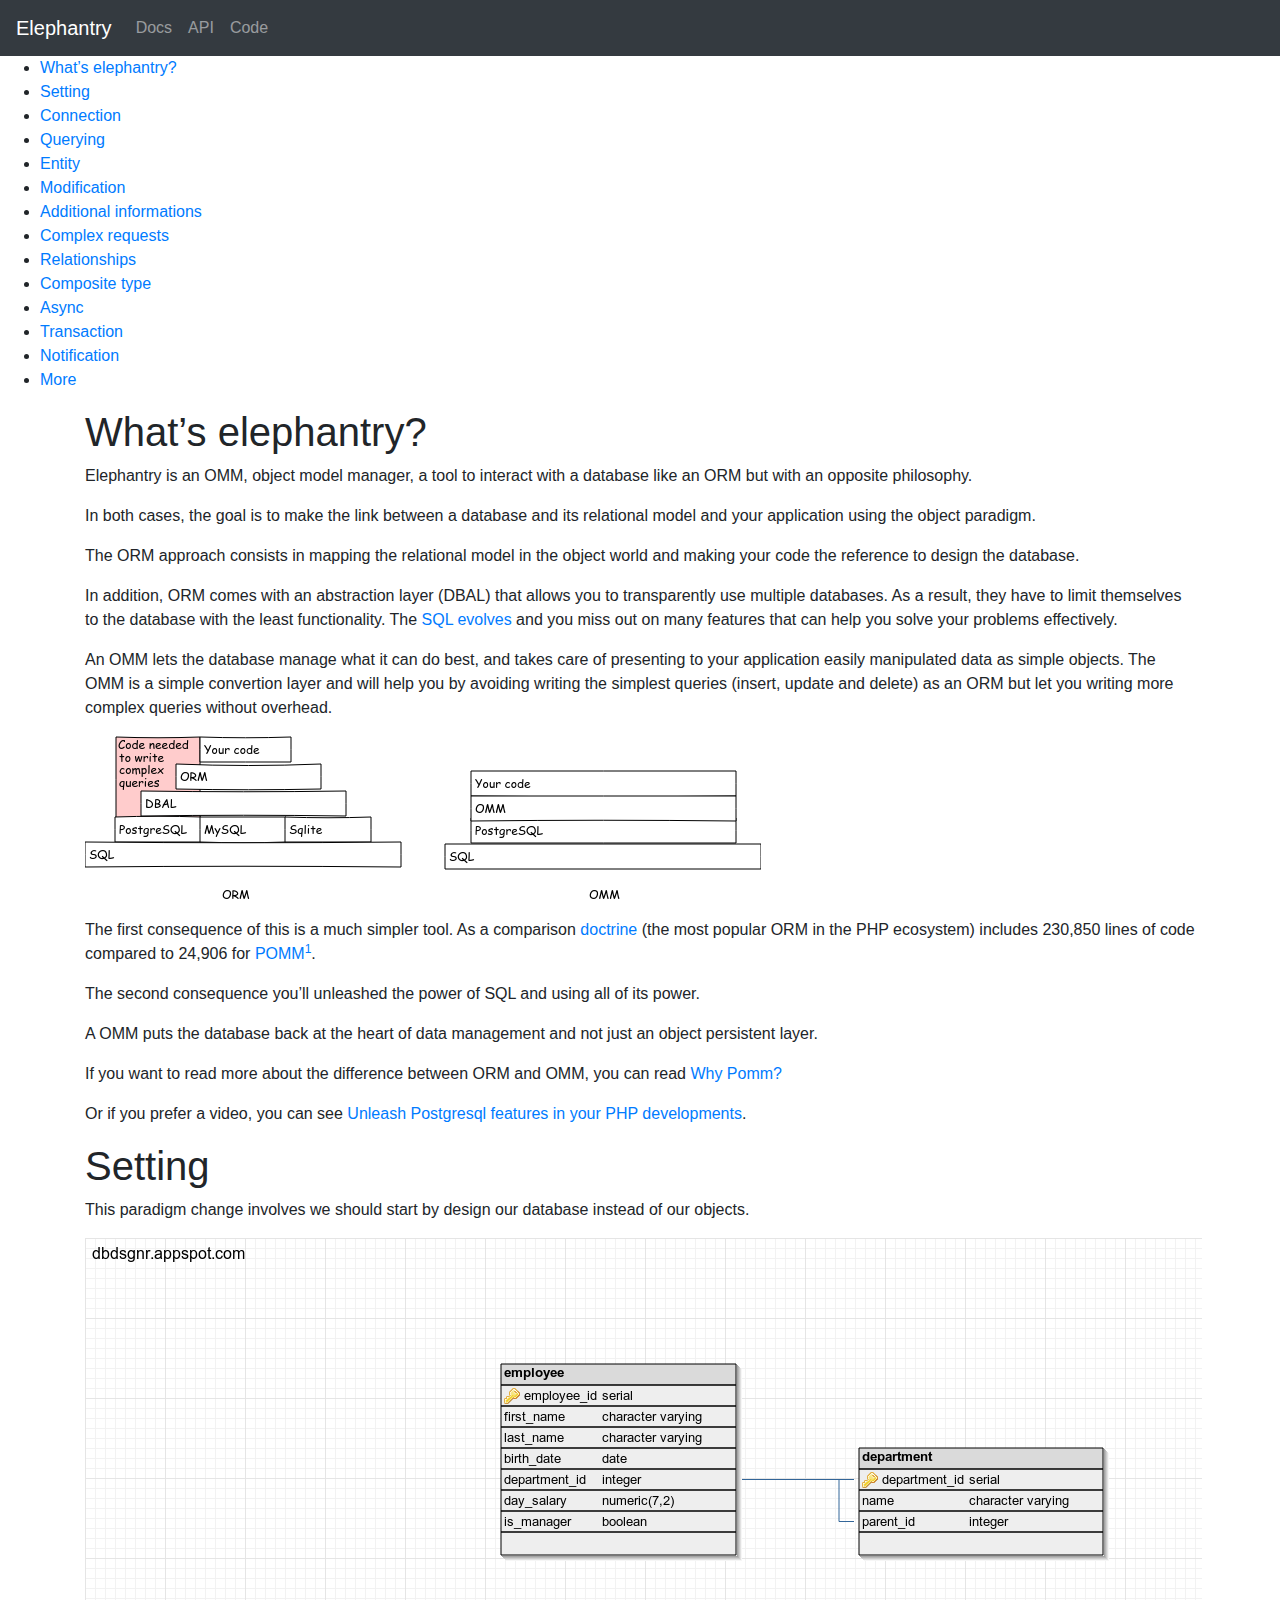
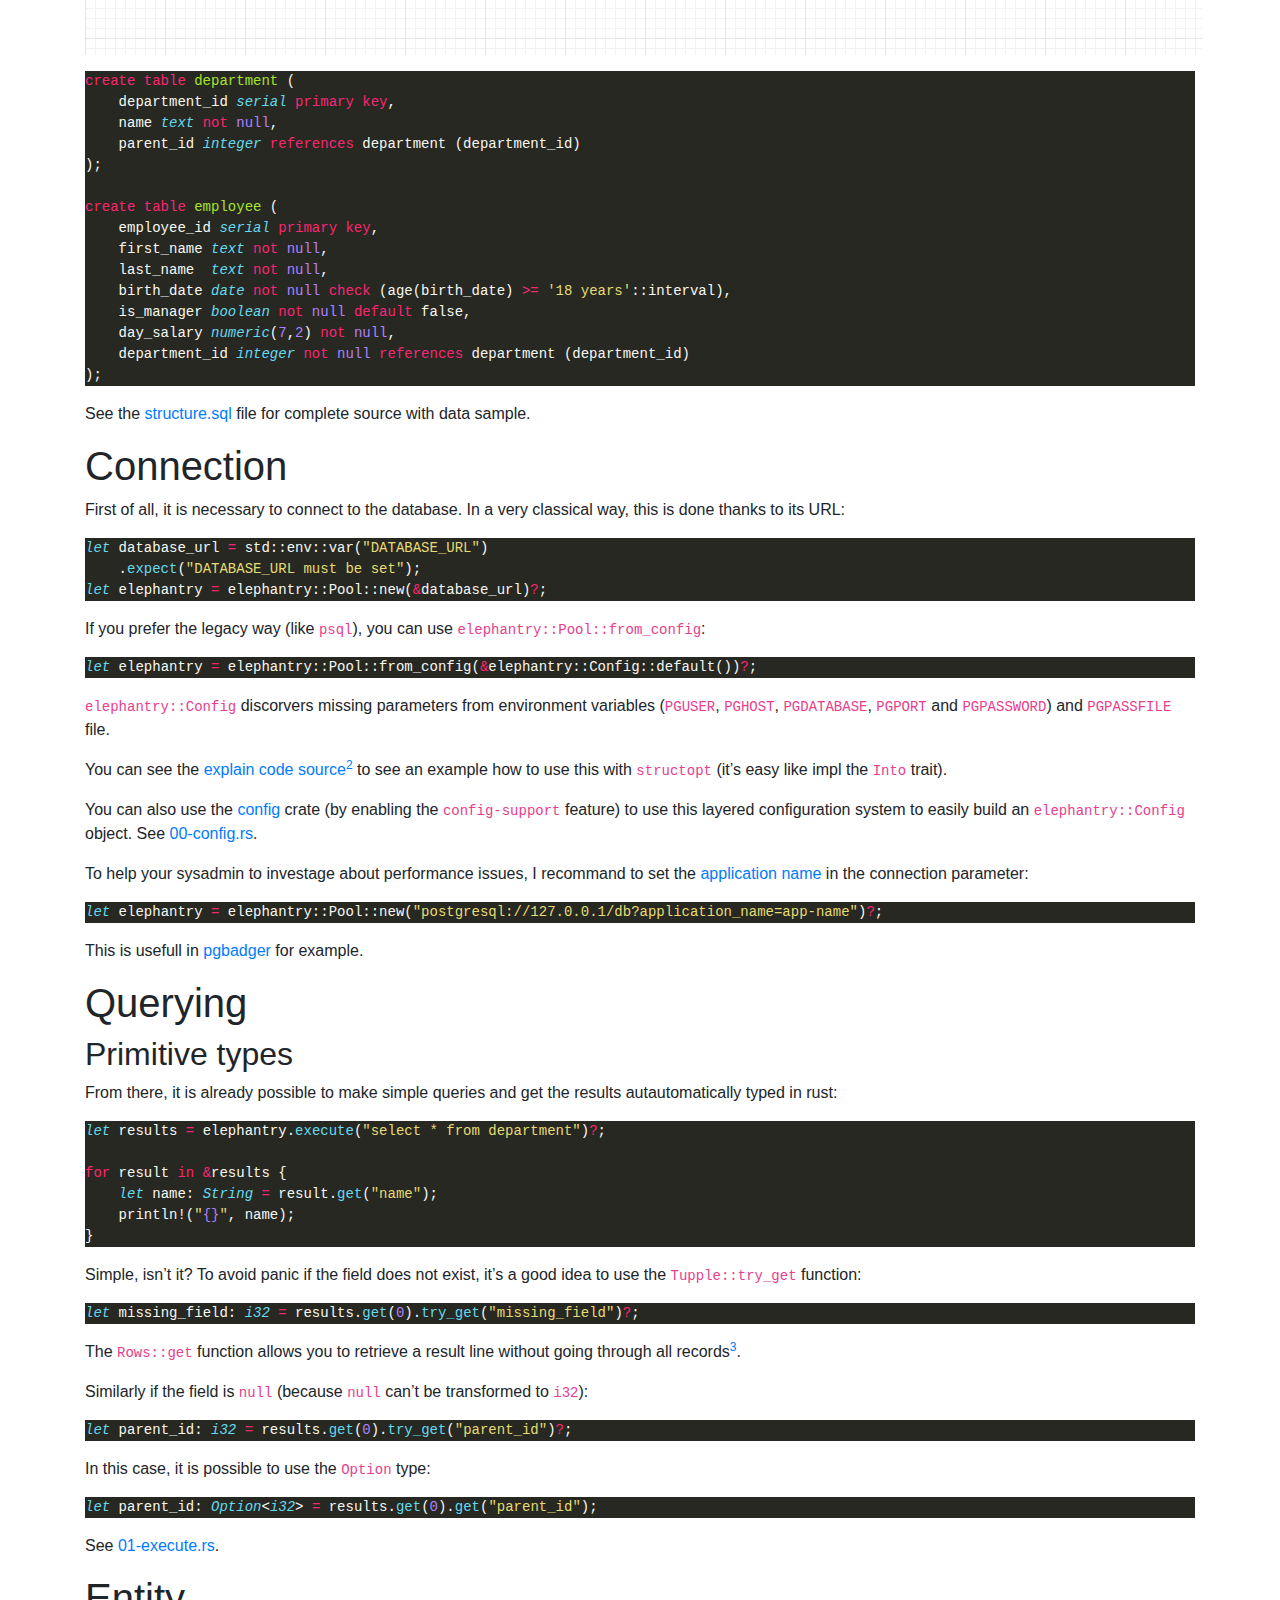
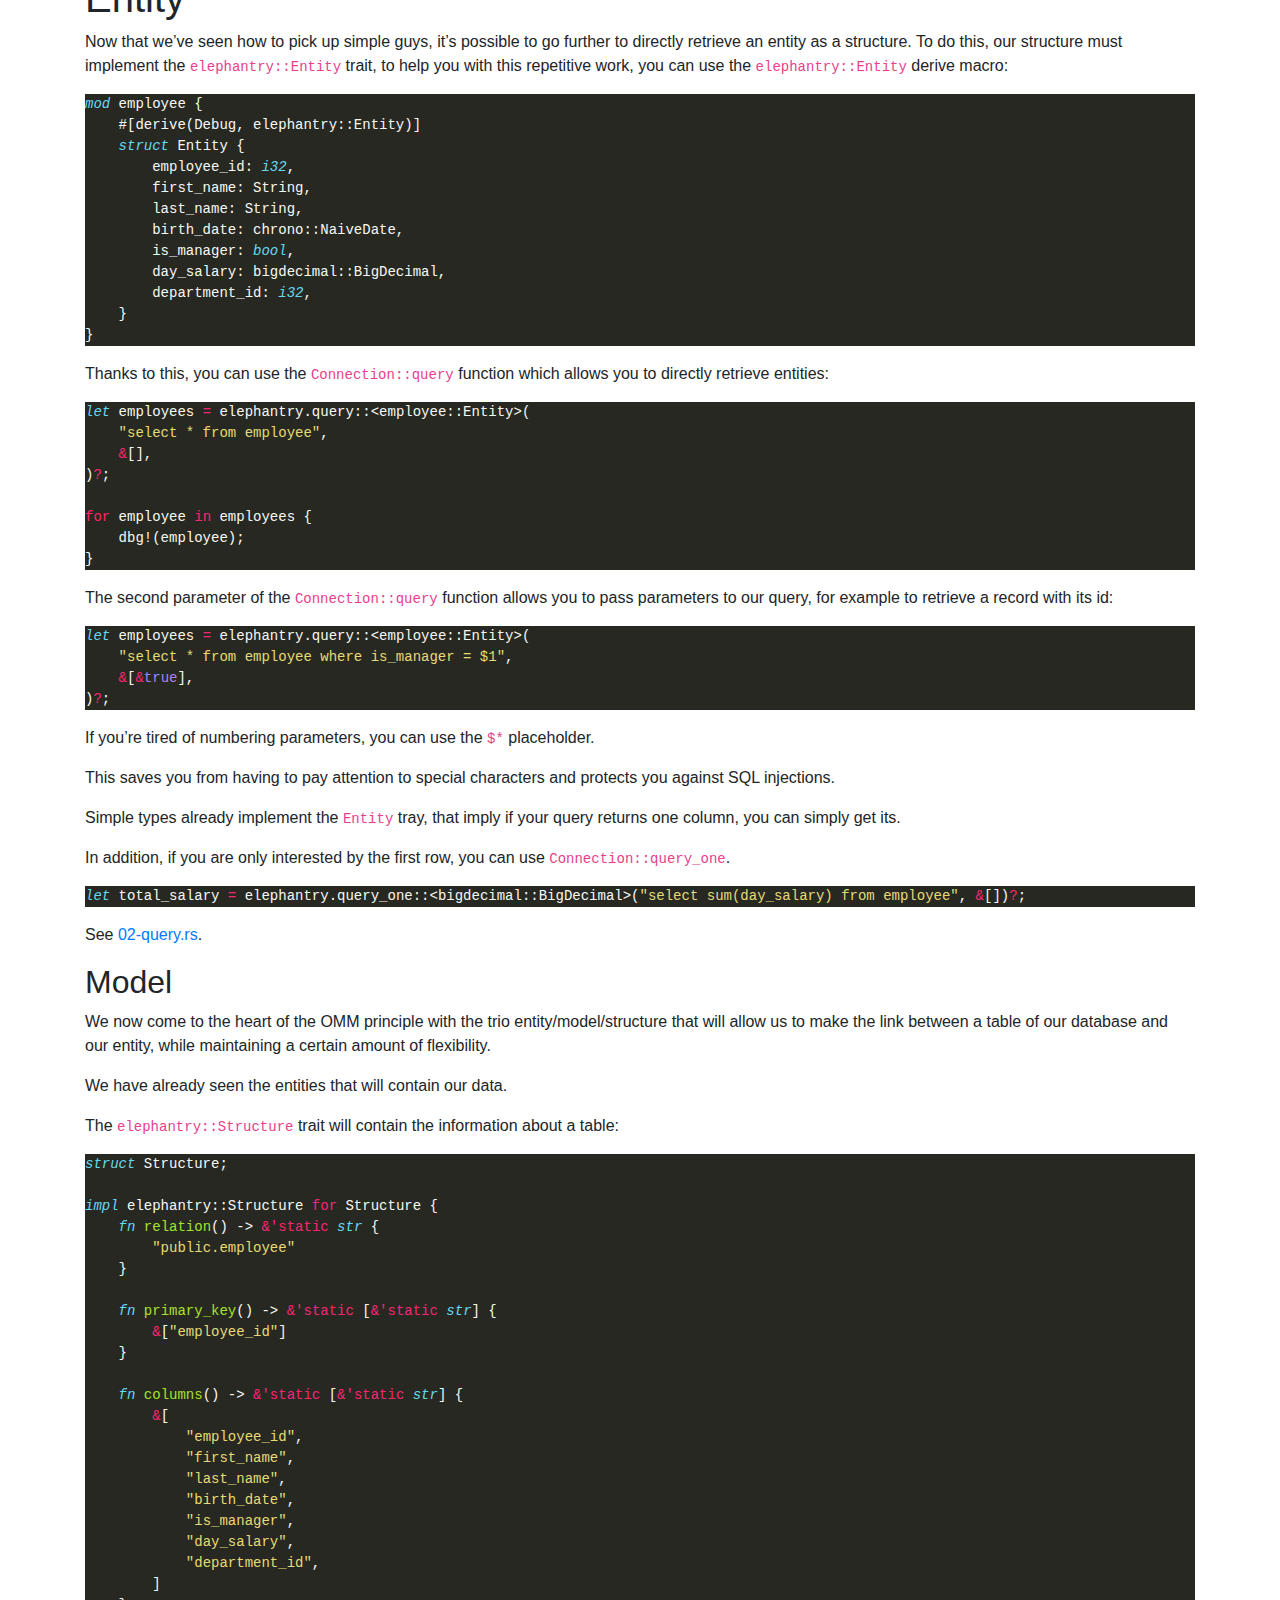
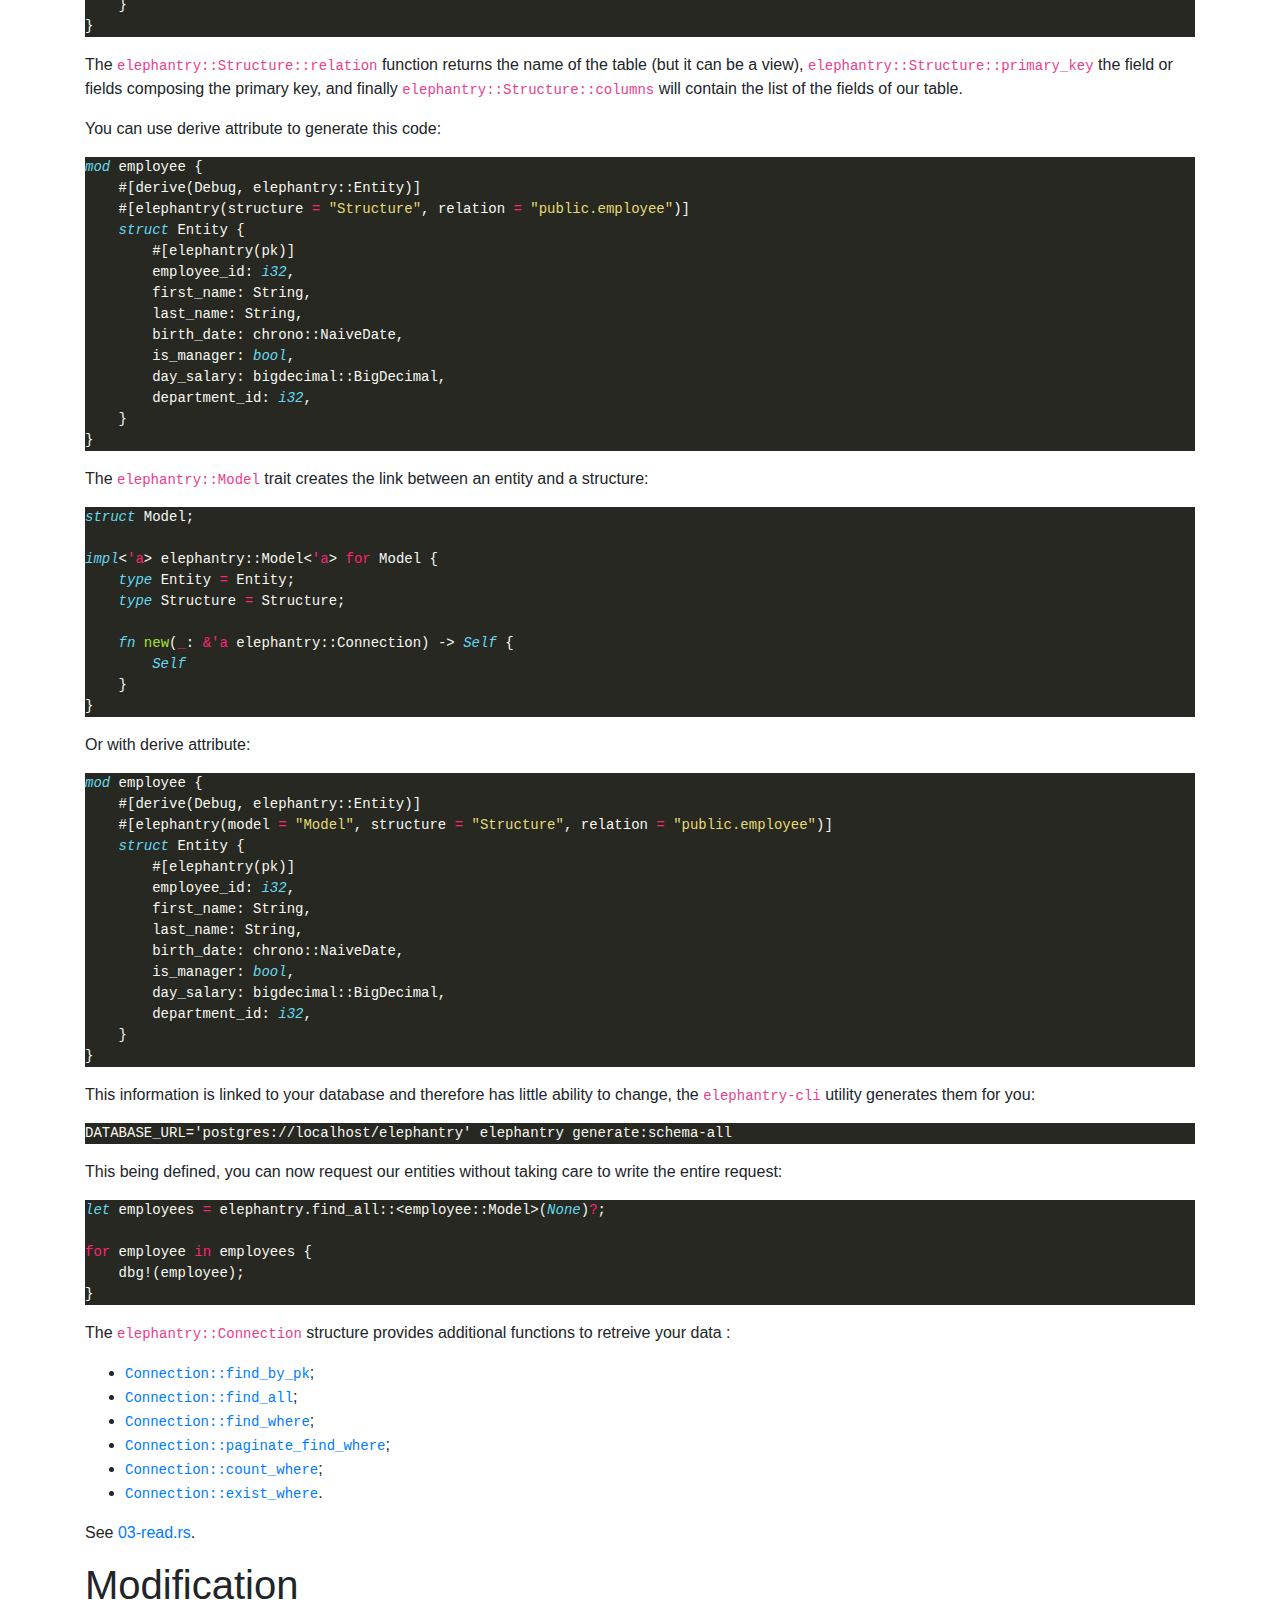
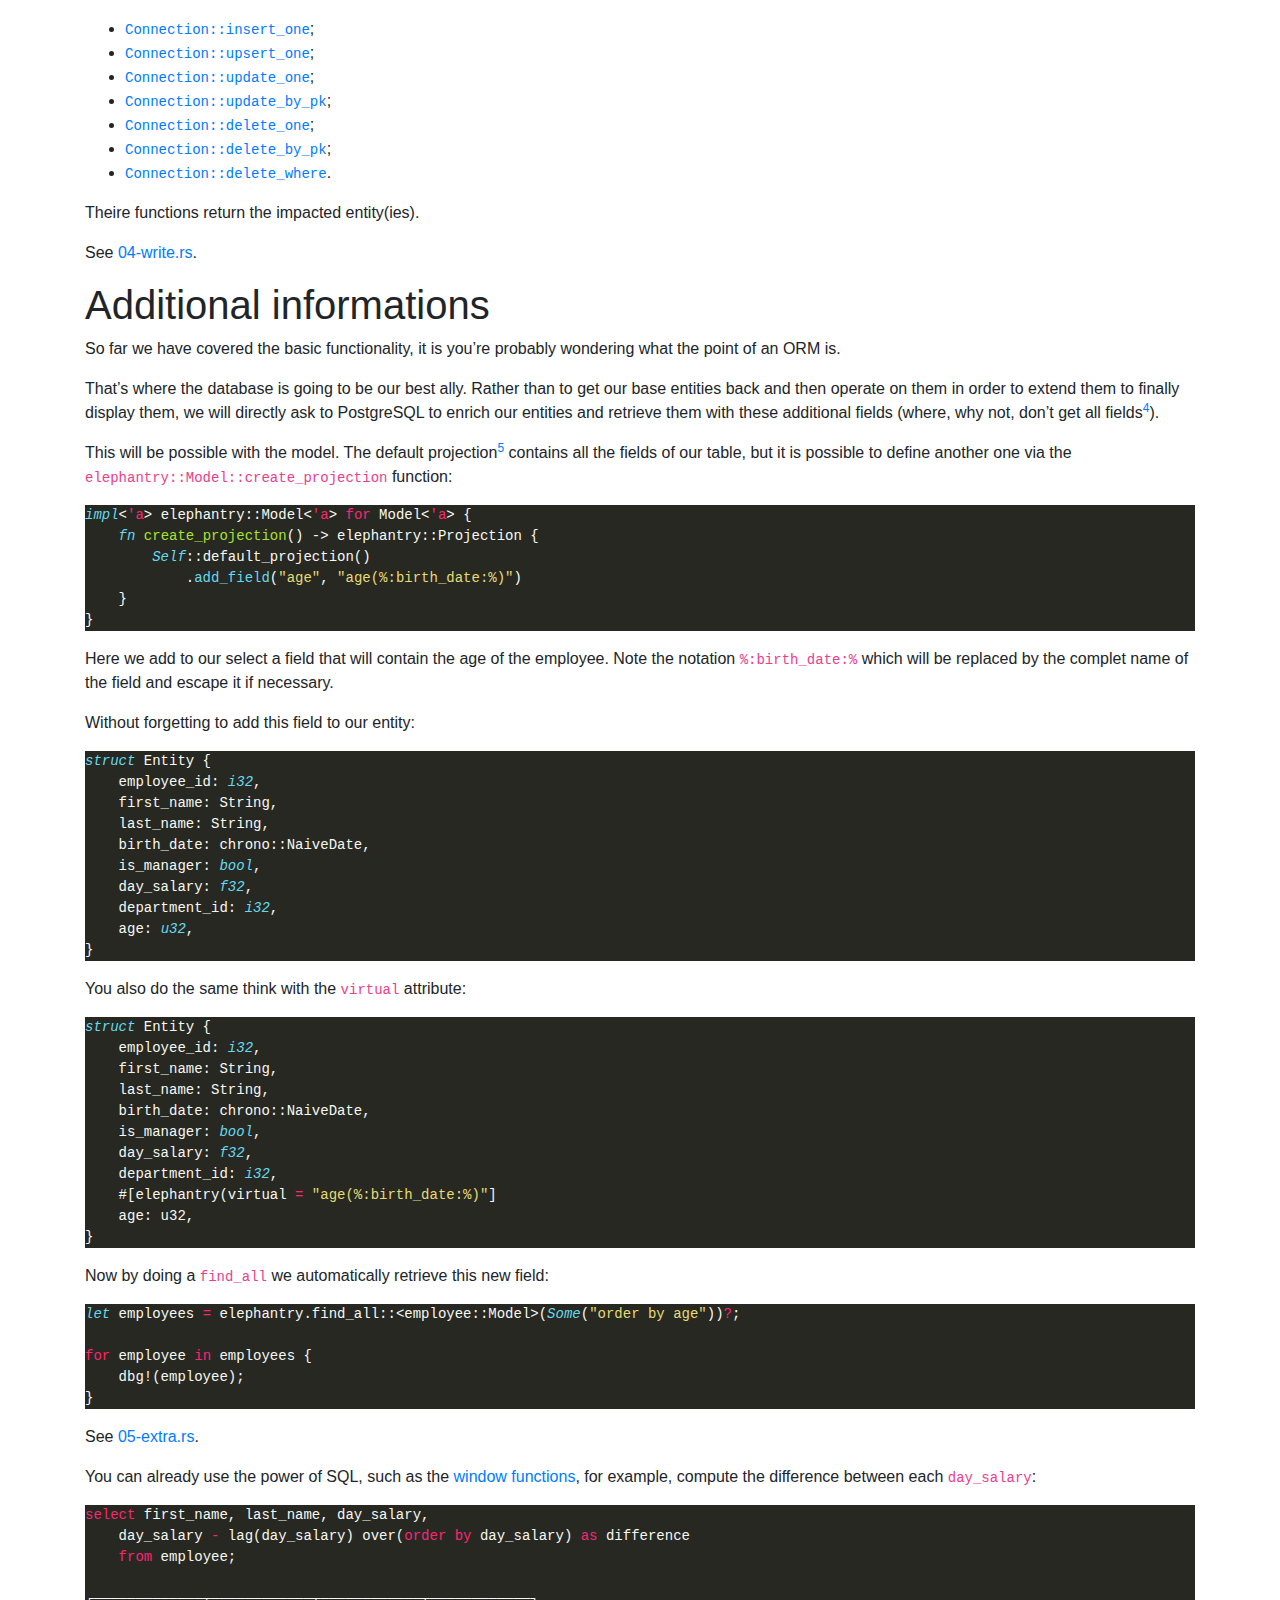
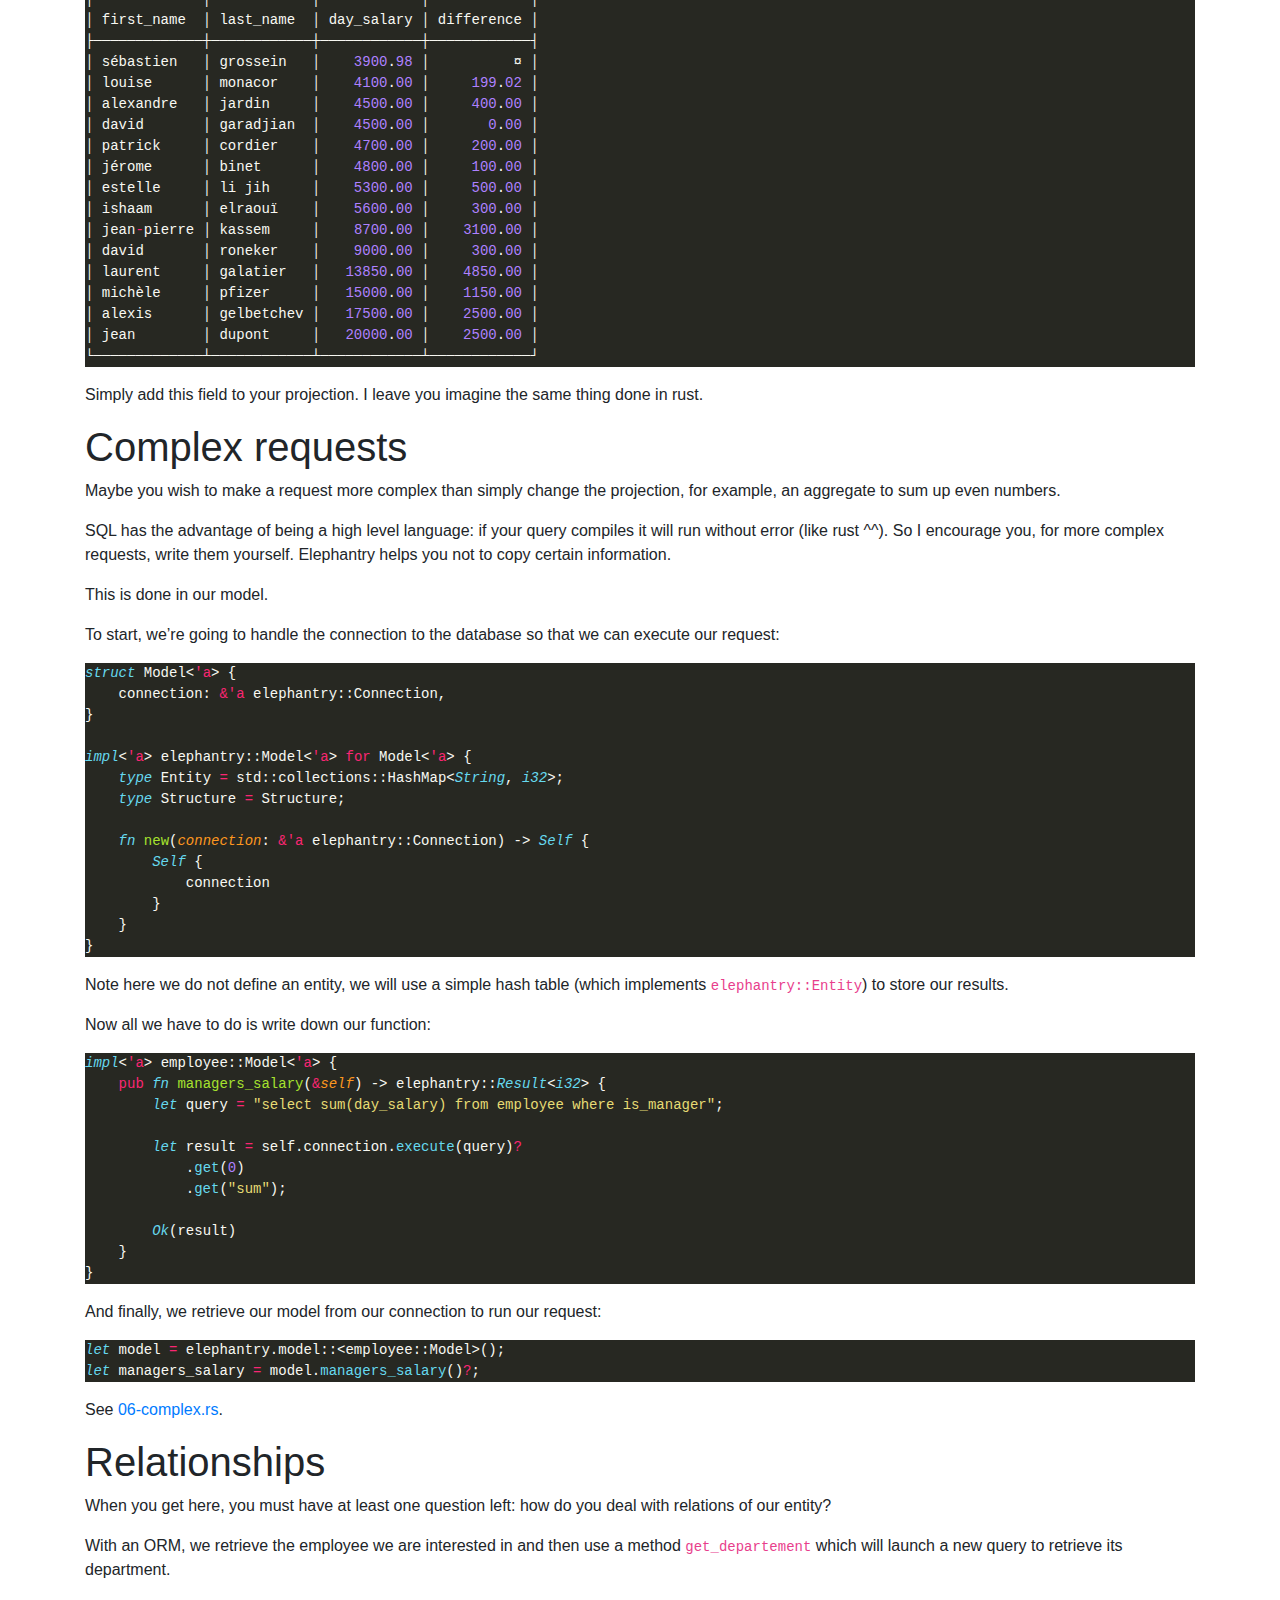
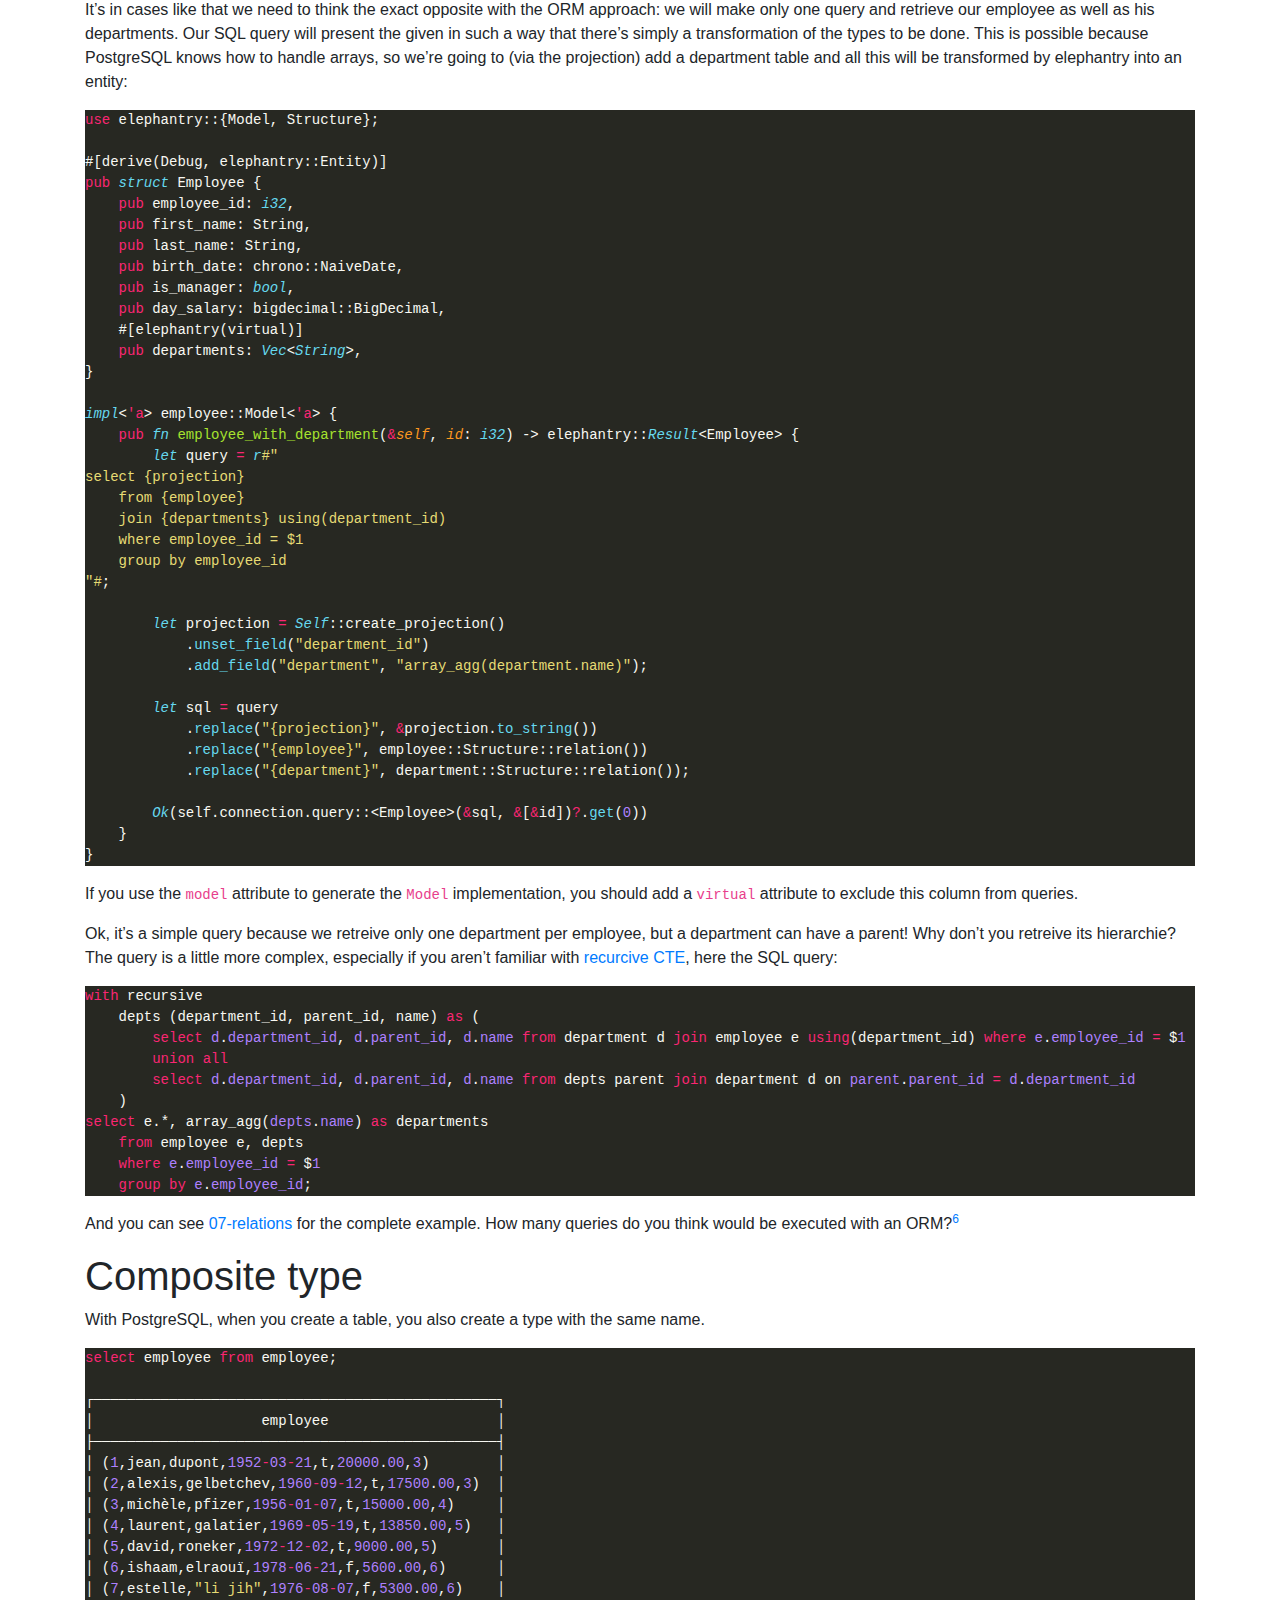
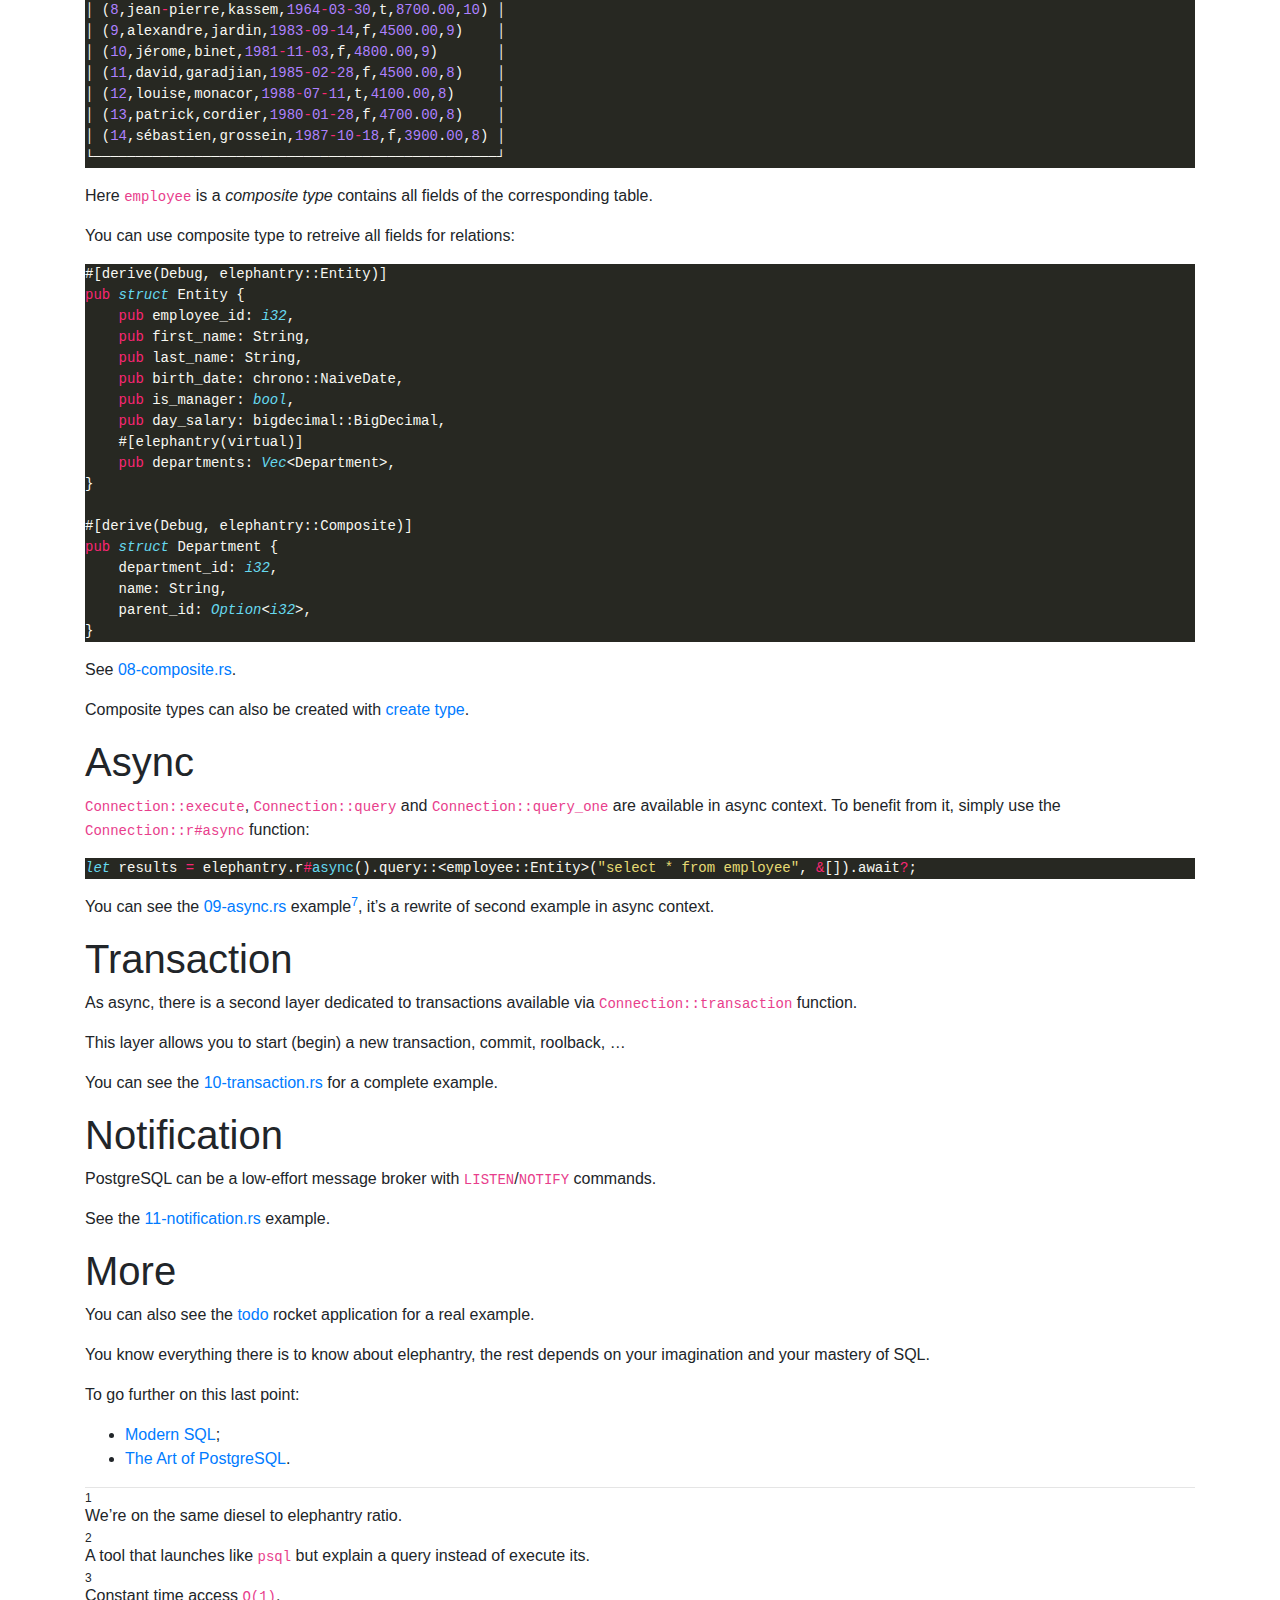
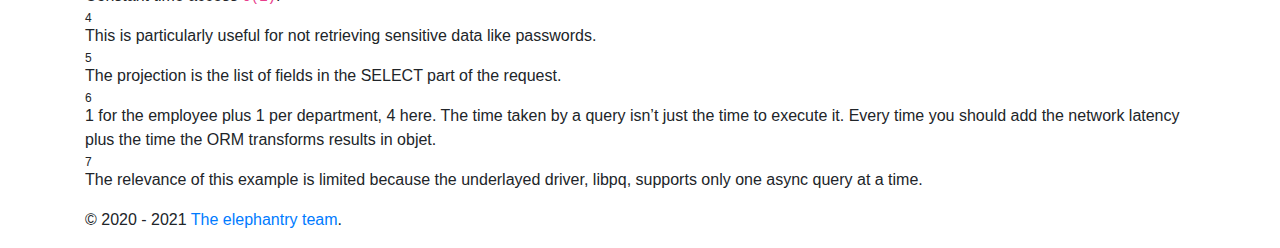
<file: documentation/quickstart/index.html>
<html>
    <head>
        <meta charset="utf-8">
        <title>Elephantry - When Rust meets PostgreSQL</title>
        <link rel="icon" type="image/png" href="https://elephantry.github.io/favicon.ico" sizes="32x32" />
        <link href="https://elephantry.github.io/lib/bootstrap/dist/css/bootstrap.min.css" rel="stylesheet" />
        <link rel="stylesheet" href="https://elephantry.github.io/site.css"/>
    </head>
    <body>
        <nav class="navbar navbar-expand-md navbar-dark bg-dark">
            <a class="navbar-brand" href="https://elephantry.github.io">Elephantry</a>

            <div class="collapse navbar-collapse" id="navbarsExampleDefault">
                <ul class="navbar-nav mr-auto">
                    <li class="nav-item">
                        <a class="nav-link" href="https://elephantry.github.io/documentation">Docs</a>
                    </li>
                    <li class="nav-item">
                        <a class="nav-link ext" target="_blank" href="https://docs.rs/elephantry/">API</a>
                    </li>
                    <li class="nav-item">
                        <a class="nav-link ext" target="_blank" href="https://github.com/elephantry/elephantry">Code</a>
                    </li>
                </ul>
            </div>
        </nav>

        <main role="main">
            
<div class="documentation">
    <aside class="sidebar">
        <ul>
            
                <li>
                    <a href="https://elephantry.github.io/documentation/quickstart/#what-s-elephantry">What’s elephantry?</a>
                </li>
            
                <li>
                    <a href="https://elephantry.github.io/documentation/quickstart/#setting">Setting</a>
                </li>
            
                <li>
                    <a href="https://elephantry.github.io/documentation/quickstart/#connection">Connection</a>
                </li>
            
                <li>
                    <a href="https://elephantry.github.io/documentation/quickstart/#querying">Querying</a>
                </li>
            
                <li>
                    <a href="https://elephantry.github.io/documentation/quickstart/#entity">Entity</a>
                </li>
            
                <li>
                    <a href="https://elephantry.github.io/documentation/quickstart/#modification">Modification</a>
                </li>
            
                <li>
                    <a href="https://elephantry.github.io/documentation/quickstart/#additional-informations">Additional informations</a>
                </li>
            
                <li>
                    <a href="https://elephantry.github.io/documentation/quickstart/#complex-requests">Complex requests</a>
                </li>
            
                <li>
                    <a href="https://elephantry.github.io/documentation/quickstart/#relationships">Relationships</a>
                </li>
            
                <li>
                    <a href="https://elephantry.github.io/documentation/quickstart/#composite-type">Composite type</a>
                </li>
            
                <li>
                    <a href="https://elephantry.github.io/documentation/quickstart/#async">Async</a>
                </li>
            
                <li>
                    <a href="https://elephantry.github.io/documentation/quickstart/#transaction">Transaction</a>
                </li>
            
                <li>
                    <a href="https://elephantry.github.io/documentation/quickstart/#notification">Notification</a>
                </li>
            
                <li>
                    <a href="https://elephantry.github.io/documentation/quickstart/#more">More</a>
                </li>
            
        </ul>
    </aside>

    <div class="container">
        <h1 id="what-s-elephantry">What’s elephantry?</h1>
<p>Elephantry is an OMM, object model manager, a tool to interact with a database
like an ORM but with an opposite philosophy.</p>
<p>In both cases, the goal is to make the link between a database and its
relational model and your application using the object paradigm.</p>
<p>The ORM approach consists in mapping the relational model in the object world
and making your code the reference to design the database.</p>
<p>In addition, ORM comes with an abstraction layer (DBAL) that allows you to
transparently use multiple databases. As a result, they have to limit themselves
to the database with the least functionality. The <a href="https://modern-sql.com">SQL
evolves</a> and you miss out on many features that
can help you solve your problems effectively.</p>
<p>An OMM lets the database manage what it can do best, and takes care of
presenting to your application easily manipulated data as simple objects.
The OMM is a simple convertion layer and will help you by avoiding writing
the simplest queries (insert, update and delete) as an ORM but let you writing
more complex queries without overhead.</p>
<p><img src="https://elephantry.github.io/documentation/quickstart/orm-omm.png" alt="Comparing ORM and OMM philosophy" /></p>
<p>The first consequence of this is a much simpler tool. As a
comparison <a href="https://www.doctrine-project.org/projects/orm.html">doctrine</a>
(the most popular ORM in the PHP ecosystem) includes 230,850 lines of code
compared to 24,906 for <a href="http://www.pomm-project.org">POMM</a><sup class="footnote-reference"><a href="#1">1</a></sup>.</p>
<p>The second consequence you’ll unleashed the power of SQL and using all of its
power.</p>
<p>A OMM puts the database back at the heart of data management and not just an
object persistent layer.</p>
<p>If you want to read more about the difference between ORM and OMM, you can read
<a href="http://www.pomm-project.org/news/why-pomm.html">Why Pomm?</a></p>
<p>Or if you prefer a video, you can see <a href="https://www.youtube.com/watch?v=l0IY0vO07zQ">Unleash Postgresql features in your PHP
developments</a>.</p>
<h1 id="setting">Setting</h1>
<p>This paradigm change involves we should start by design our database instead of
our objects.</p>
<p><img src="https://elephantry.github.io/documentation/quickstart/elcaro.db.png" alt="database schema" /></p>
<pre style="background-color:#272822;">
<code><span style="color:#f92672;">create table </span><span style="color:#a6e22e;">department</span><span style="color:#f8f8f2;"> (
    department_id </span><span style="font-style:italic;color:#66d9ef;">serial </span><span style="color:#f92672;">primary key</span><span style="color:#f8f8f2;">,
    name </span><span style="font-style:italic;color:#66d9ef;">text </span><span style="color:#f92672;">not </span><span style="color:#ae81ff;">null</span><span style="color:#f8f8f2;">,
    parent_id </span><span style="font-style:italic;color:#66d9ef;">integer </span><span style="color:#f92672;">references</span><span style="color:#f8f8f2;"> department (department_id)
);

</span><span style="color:#f92672;">create table </span><span style="color:#a6e22e;">employee</span><span style="color:#f8f8f2;"> (
    employee_id </span><span style="font-style:italic;color:#66d9ef;">serial </span><span style="color:#f92672;">primary key</span><span style="color:#f8f8f2;">,
    first_name </span><span style="font-style:italic;color:#66d9ef;">text </span><span style="color:#f92672;">not </span><span style="color:#ae81ff;">null</span><span style="color:#f8f8f2;">,
    last_name  </span><span style="font-style:italic;color:#66d9ef;">text </span><span style="color:#f92672;">not </span><span style="color:#ae81ff;">null</span><span style="color:#f8f8f2;">,
    birth_date </span><span style="font-style:italic;color:#66d9ef;">date </span><span style="color:#f92672;">not </span><span style="color:#ae81ff;">null </span><span style="color:#f92672;">check</span><span style="color:#f8f8f2;"> (age(birth_date) </span><span style="color:#f92672;">&gt;= </span><span style="color:#e6db74;">&#39;18 years&#39;</span><span style="color:#f8f8f2;">::interval),
    is_manager </span><span style="font-style:italic;color:#66d9ef;">boolean </span><span style="color:#f92672;">not </span><span style="color:#ae81ff;">null </span><span style="color:#f92672;">default </span><span style="color:#f8f8f2;">false,
    day_salary </span><span style="font-style:italic;color:#66d9ef;">numeric</span><span style="color:#f8f8f2;">(</span><span style="color:#ae81ff;">7</span><span style="color:#f8f8f2;">,</span><span style="color:#ae81ff;">2</span><span style="color:#f8f8f2;">) </span><span style="color:#f92672;">not </span><span style="color:#ae81ff;">null</span><span style="color:#f8f8f2;">,
    department_id </span><span style="font-style:italic;color:#66d9ef;">integer </span><span style="color:#f92672;">not </span><span style="color:#ae81ff;">null </span><span style="color:#f92672;">references</span><span style="color:#f8f8f2;"> department (department_id)
);
</span></code></pre>
<p>See the <a href="https://github.com/elephantry/elephantry/blob/2.1.0/core/examples/structure.sql">structure.sql</a> file for complete source with data
sample.</p>
<h1 id="connection">Connection</h1>
<p>First of all, it is necessary to connect to the database. In a very classical
way, this is done thanks to its URL:</p>
<pre style="background-color:#272822;">
<code><span style="font-style:italic;color:#66d9ef;">let</span><span style="color:#f8f8f2;"> database_url </span><span style="color:#f92672;">= </span><span style="color:#f8f8f2;">std::env::var(</span><span style="color:#e6db74;">&quot;DATABASE_URL&quot;</span><span style="color:#f8f8f2;">)
    .</span><span style="color:#66d9ef;">expect</span><span style="color:#f8f8f2;">(</span><span style="color:#e6db74;">&quot;DATABASE_URL must be set&quot;</span><span style="color:#f8f8f2;">);
</span><span style="font-style:italic;color:#66d9ef;">let</span><span style="color:#f8f8f2;"> elephantry </span><span style="color:#f92672;">= </span><span style="color:#f8f8f2;">elephantry::Pool::new(</span><span style="color:#f92672;">&amp;</span><span style="color:#f8f8f2;">database_url)</span><span style="color:#f92672;">?</span><span style="color:#f8f8f2;">;
</span></code></pre>
<p>If you prefer the legacy way (like <code>psql</code>), you can use
<code>elephantry::Pool::from_config</code>:</p>
<pre style="background-color:#272822;">
<code><span style="font-style:italic;color:#66d9ef;">let</span><span style="color:#f8f8f2;"> elephantry </span><span style="color:#f92672;">= </span><span style="color:#f8f8f2;">elephantry::Pool::from_config(</span><span style="color:#f92672;">&amp;</span><span style="color:#f8f8f2;">elephantry::Config::default())</span><span style="color:#f92672;">?</span><span style="color:#f8f8f2;">;
</span></code></pre>
<p><code>elephantry::Config</code> discorvers missing parameters from environment variables
(<code>PGUSER</code>, <code>PGHOST</code>, <code>PGDATABASE</code>, <code>PGPORT</code> and <code>PGPASSWORD</code>) and <code>PGPASSFILE</code>
file.</p>
<p>You can see the
<a href="https://github.com/sanpii/explain/blob/1.2.0/src/main.rs#L106-L108">explain code
source</a><sup class="footnote-reference"><a href="#2">2</a></sup> to
see an example how to use this with <code>structopt</code> (it’s easy like impl the <code>Into</code>
trait).</p>
<p>You can also use the <a href="https://crates.io/crates/config">config</a> crate (by
enabling the <code>config-support</code> feature) to use this layered configuration system
to easily build an <code>elephantry::Config</code> object. See
<a href="https://github.com/elephantry/elephantry/blob/2.1.0/core/examples/00-config.rs">00-config.rs</a>.</p>
<blockquote>
<p>To help your sysadmin to investage about performance issues, I recommand to
set the <a href="https://www.postgresql.org/docs/current/libpq-connect.html#LIBPQ-CONNECT-APPLICATION-NAME">application
name</a>
in the connection parameter:</p>
<pre style="background-color:#272822;">
<code><span style="font-style:italic;color:#66d9ef;">let</span><span style="color:#f8f8f2;"> elephantry </span><span style="color:#f92672;">= </span><span style="color:#f8f8f2;">elephantry::Pool::new(</span><span style="color:#e6db74;">&quot;postgresql://127.0.0.1/db?application_name=app-name&quot;</span><span style="color:#f8f8f2;">)</span><span style="color:#f92672;">?</span><span style="color:#f8f8f2;">;
</span></code></pre>
<p>This is usefull in
<a href="https://pgbadger.darold.net/samplev7.html#queries-by-application">pgbadger</a>
for example.</p>
</blockquote>
<h1 id="querying">Querying</h1>
<h2 id="primitive-types">Primitive types</h2>
<p>From there, it is already possible to make simple queries and get the results
autautomatically typed in rust:</p>
<pre style="background-color:#272822;">
<code><span style="font-style:italic;color:#66d9ef;">let</span><span style="color:#f8f8f2;"> results </span><span style="color:#f92672;">=</span><span style="color:#f8f8f2;"> elephantry.</span><span style="color:#66d9ef;">execute</span><span style="color:#f8f8f2;">(</span><span style="color:#e6db74;">&quot;select * from department&quot;</span><span style="color:#f8f8f2;">)</span><span style="color:#f92672;">?</span><span style="color:#f8f8f2;">;

</span><span style="color:#f92672;">for</span><span style="color:#f8f8f2;"> result </span><span style="color:#f92672;">in &amp;</span><span style="color:#f8f8f2;">results {
    </span><span style="font-style:italic;color:#66d9ef;">let</span><span style="color:#f8f8f2;"> name: </span><span style="font-style:italic;color:#66d9ef;">String </span><span style="color:#f92672;">=</span><span style="color:#f8f8f2;"> result.</span><span style="color:#66d9ef;">get</span><span style="color:#f8f8f2;">(</span><span style="color:#e6db74;">&quot;name&quot;</span><span style="color:#f8f8f2;">);
    println!(</span><span style="color:#e6db74;">&quot;</span><span style="color:#ae81ff;">{}</span><span style="color:#e6db74;">&quot;</span><span style="color:#f8f8f2;">, name);
}
</span></code></pre>
<p>Simple, isn’t it? To avoid panic if the field does not exist, it’s a good idea
to use the <code>Tupple::try_get</code> function:</p>
<pre style="background-color:#272822;">
<code><span style="font-style:italic;color:#66d9ef;">let</span><span style="color:#f8f8f2;"> missing_field: </span><span style="font-style:italic;color:#66d9ef;">i32 </span><span style="color:#f92672;">=</span><span style="color:#f8f8f2;"> results.</span><span style="color:#66d9ef;">get</span><span style="color:#f8f8f2;">(</span><span style="color:#ae81ff;">0</span><span style="color:#f8f8f2;">).</span><span style="color:#66d9ef;">try_get</span><span style="color:#f8f8f2;">(</span><span style="color:#e6db74;">&quot;missing_field&quot;</span><span style="color:#f8f8f2;">)</span><span style="color:#f92672;">?</span><span style="color:#f8f8f2;">;
</span></code></pre>
<p>The <code>Rows::get</code> function allows you to retrieve a result line without going
through all records<sup class="footnote-reference"><a href="#3">3</a></sup>.</p>
<p>Similarly if the field is <code>null</code> (because <code>null</code> can’t be transformed to <code>i32</code>):</p>
<pre style="background-color:#272822;">
<code><span style="font-style:italic;color:#66d9ef;">let</span><span style="color:#f8f8f2;"> parent_id: </span><span style="font-style:italic;color:#66d9ef;">i32 </span><span style="color:#f92672;">=</span><span style="color:#f8f8f2;"> results.</span><span style="color:#66d9ef;">get</span><span style="color:#f8f8f2;">(</span><span style="color:#ae81ff;">0</span><span style="color:#f8f8f2;">).</span><span style="color:#66d9ef;">try_get</span><span style="color:#f8f8f2;">(</span><span style="color:#e6db74;">&quot;parent_id&quot;</span><span style="color:#f8f8f2;">)</span><span style="color:#f92672;">?</span><span style="color:#f8f8f2;">;
</span></code></pre>
<p>In this case, it is possible to use the <code>Option</code> type:</p>
<pre style="background-color:#272822;">
<code><span style="font-style:italic;color:#66d9ef;">let</span><span style="color:#f8f8f2;"> parent_id: </span><span style="font-style:italic;color:#66d9ef;">Option</span><span style="color:#f8f8f2;">&lt;</span><span style="font-style:italic;color:#66d9ef;">i32</span><span style="color:#f8f8f2;">&gt; </span><span style="color:#f92672;">=</span><span style="color:#f8f8f2;"> results.</span><span style="color:#66d9ef;">get</span><span style="color:#f8f8f2;">(</span><span style="color:#ae81ff;">0</span><span style="color:#f8f8f2;">).</span><span style="color:#66d9ef;">get</span><span style="color:#f8f8f2;">(</span><span style="color:#e6db74;">&quot;parent_id&quot;</span><span style="color:#f8f8f2;">);
</span></code></pre>
<p>See <a href="https://github.com/elephantry/elephantry/blob/2.1.0/core/examples/01-execute.rs">01-execute.rs</a>.</p>
<h1 id="entity">Entity</h1>
<p>Now that we’ve seen how to pick up simple guys, it’s possible to go further to
directly retrieve an entity as a structure. To do this, our structure must
implement the <code>elephantry::Entity</code> trait, to help you with this repetitive work,
you can use the <code>elephantry::Entity</code> derive macro:</p>
<pre style="background-color:#272822;">
<code><span style="font-style:italic;color:#66d9ef;">mod </span><span style="color:#f8f8f2;">employee {
    #[derive(Debug, elephantry::Entity)]
    </span><span style="font-style:italic;color:#66d9ef;">struct </span><span style="color:#f8f8f2;">Entity {
        employee_id: </span><span style="font-style:italic;color:#66d9ef;">i32</span><span style="color:#f8f8f2;">,
        first_name: String,
        last_name: String,
        birth_date: chrono::NaiveDate,
        is_manager: </span><span style="font-style:italic;color:#66d9ef;">bool</span><span style="color:#f8f8f2;">,
        day_salary: bigdecimal::BigDecimal,
        department_id: </span><span style="font-style:italic;color:#66d9ef;">i32</span><span style="color:#f8f8f2;">,
    }
}
</span></code></pre>
<p>Thanks to this, you can use the <code>Connection::query</code> function which allows you to
directly retrieve entities:</p>
<pre style="background-color:#272822;">
<code><span style="font-style:italic;color:#66d9ef;">let</span><span style="color:#f8f8f2;"> employees </span><span style="color:#f92672;">=</span><span style="color:#f8f8f2;"> elephantry.query::&lt;employee::Entity&gt;(
    </span><span style="color:#e6db74;">&quot;select * from employee&quot;</span><span style="color:#f8f8f2;">,
    </span><span style="color:#f92672;">&amp;</span><span style="color:#f8f8f2;">[],
)</span><span style="color:#f92672;">?</span><span style="color:#f8f8f2;">;

</span><span style="color:#f92672;">for</span><span style="color:#f8f8f2;"> employee </span><span style="color:#f92672;">in</span><span style="color:#f8f8f2;"> employees {
    dbg!(employee);
}
</span></code></pre>
<p>The second parameter of the <code>Connection::query</code> function allows you to pass
parameters to our query, for example to retrieve a record with its id:</p>
<pre style="background-color:#272822;">
<code><span style="font-style:italic;color:#66d9ef;">let</span><span style="color:#f8f8f2;"> employees </span><span style="color:#f92672;">=</span><span style="color:#f8f8f2;"> elephantry.query::&lt;employee::Entity&gt;(
    </span><span style="color:#e6db74;">&quot;select * from employee where is_manager = $1&quot;</span><span style="color:#f8f8f2;">,
    </span><span style="color:#f92672;">&amp;</span><span style="color:#f8f8f2;">[</span><span style="color:#f92672;">&amp;</span><span style="color:#ae81ff;">true</span><span style="color:#f8f8f2;">],
)</span><span style="color:#f92672;">?</span><span style="color:#f8f8f2;">;
</span></code></pre>
<blockquote>
<p>If you’re tired of numbering parameters, you can use the <code>$*</code> placeholder.</p>
</blockquote>
<p>This saves you from having to pay attention to special characters and protects
you against SQL injections.</p>
<p>Simple types already implement the <code>Entity</code> tray, that imply if your
query returns one column, you can simply get its.</p>
<p>In addition, if you are only interested by the first row, you can use
<code>Connection::query_one</code>.</p>
<pre style="background-color:#272822;">
<code><span style="font-style:italic;color:#66d9ef;">let</span><span style="color:#f8f8f2;"> total_salary </span><span style="color:#f92672;">=</span><span style="color:#f8f8f2;"> elephantry.query_one::&lt;bigdecimal::BigDecimal&gt;(</span><span style="color:#e6db74;">&quot;select sum(day_salary) from employee&quot;</span><span style="color:#f8f8f2;">, </span><span style="color:#f92672;">&amp;</span><span style="color:#f8f8f2;">[])</span><span style="color:#f92672;">?</span><span style="color:#f8f8f2;">;
</span></code></pre>
<p>See <a href="https://github.com/elephantry/elephantry/blob/2.1.0/core/examples/02-query.rs">02-query.rs</a>.</p>
<h2 id="model">Model</h2>
<p>We now come to the heart of the OMM principle with the trio
entity/model/structure that will allow us to make the link between a table of
our database and our entity, while maintaining a certain amount of flexibility.</p>
<p>We have already seen the entities that will contain our data.</p>
<p>The <code>elephantry::Structure</code> trait will contain the information about a table:</p>
<pre style="background-color:#272822;">
<code><span style="font-style:italic;color:#66d9ef;">struct </span><span style="color:#f8f8f2;">Structure;

</span><span style="font-style:italic;color:#66d9ef;">impl </span><span style="color:#f8f8f2;">elephantry::Structure </span><span style="color:#f92672;">for </span><span style="color:#f8f8f2;">Structure {
    </span><span style="font-style:italic;color:#66d9ef;">fn </span><span style="color:#a6e22e;">relation</span><span style="color:#f8f8f2;">() -&gt; </span><span style="color:#f92672;">&amp;&#39;static </span><span style="font-style:italic;color:#66d9ef;">str </span><span style="color:#f8f8f2;">{
        </span><span style="color:#e6db74;">&quot;public.employee&quot;
    </span><span style="color:#f8f8f2;">}

    </span><span style="font-style:italic;color:#66d9ef;">fn </span><span style="color:#a6e22e;">primary_key</span><span style="color:#f8f8f2;">() -&gt; </span><span style="color:#f92672;">&amp;&#39;static </span><span style="color:#f8f8f2;">[</span><span style="color:#f92672;">&amp;&#39;static </span><span style="font-style:italic;color:#66d9ef;">str</span><span style="color:#f8f8f2;">] {
        </span><span style="color:#f92672;">&amp;</span><span style="color:#f8f8f2;">[</span><span style="color:#e6db74;">&quot;employee_id&quot;</span><span style="color:#f8f8f2;">]
    }

    </span><span style="font-style:italic;color:#66d9ef;">fn </span><span style="color:#a6e22e;">columns</span><span style="color:#f8f8f2;">() -&gt; </span><span style="color:#f92672;">&amp;&#39;static </span><span style="color:#f8f8f2;">[</span><span style="color:#f92672;">&amp;&#39;static </span><span style="font-style:italic;color:#66d9ef;">str</span><span style="color:#f8f8f2;">] {
        </span><span style="color:#f92672;">&amp;</span><span style="color:#f8f8f2;">[
            </span><span style="color:#e6db74;">&quot;employee_id&quot;</span><span style="color:#f8f8f2;">,
            </span><span style="color:#e6db74;">&quot;first_name&quot;</span><span style="color:#f8f8f2;">,
            </span><span style="color:#e6db74;">&quot;last_name&quot;</span><span style="color:#f8f8f2;">,
            </span><span style="color:#e6db74;">&quot;birth_date&quot;</span><span style="color:#f8f8f2;">,
            </span><span style="color:#e6db74;">&quot;is_manager&quot;</span><span style="color:#f8f8f2;">,
            </span><span style="color:#e6db74;">&quot;day_salary&quot;</span><span style="color:#f8f8f2;">,
            </span><span style="color:#e6db74;">&quot;department_id&quot;</span><span style="color:#f8f8f2;">,
        ]
    }
}
</span></code></pre>
<p>The <code>elephantry::Structure::relation</code> function returns the name of the table
(but it can be a view), <code>elephantry::Structure::primary_key</code> the field or fields
composing the primary key, and finally <code>elephantry::Structure::columns</code> will
contain the list of the fields of our table.</p>
<p>You can use derive attribute to generate this code:</p>
<pre style="background-color:#272822;">
<code><span style="font-style:italic;color:#66d9ef;">mod </span><span style="color:#f8f8f2;">employee {
    #[derive(Debug, elephantry::Entity)]
    #[elephantry(structure </span><span style="color:#f92672;">= </span><span style="color:#e6db74;">&quot;Structure&quot;</span><span style="color:#f8f8f2;">, relation </span><span style="color:#f92672;">= </span><span style="color:#e6db74;">&quot;public.employee&quot;</span><span style="color:#f8f8f2;">)]
    </span><span style="font-style:italic;color:#66d9ef;">struct </span><span style="color:#f8f8f2;">Entity {
        #[elephantry(pk)]
        employee_id: </span><span style="font-style:italic;color:#66d9ef;">i32</span><span style="color:#f8f8f2;">,
        first_name: String,
        last_name: String,
        birth_date: chrono::NaiveDate,
        is_manager: </span><span style="font-style:italic;color:#66d9ef;">bool</span><span style="color:#f8f8f2;">,
        day_salary: bigdecimal::BigDecimal,
        department_id: </span><span style="font-style:italic;color:#66d9ef;">i32</span><span style="color:#f8f8f2;">,
    }
}
</span></code></pre>
<p>The <code>elephantry::Model</code> trait creates the link between an entity and a
structure:</p>
<pre style="background-color:#272822;">
<code><span style="font-style:italic;color:#66d9ef;">struct </span><span style="color:#f8f8f2;">Model;

</span><span style="font-style:italic;color:#66d9ef;">impl</span><span style="color:#f8f8f2;">&lt;</span><span style="color:#f92672;">&#39;a</span><span style="color:#f8f8f2;">&gt; elephantry::Model&lt;</span><span style="color:#f92672;">&#39;a</span><span style="color:#f8f8f2;">&gt; </span><span style="color:#f92672;">for </span><span style="color:#f8f8f2;">Model {
    </span><span style="font-style:italic;color:#66d9ef;">type </span><span style="color:#f8f8f2;">Entity </span><span style="color:#f92672;">=</span><span style="color:#f8f8f2;"> Entity;
    </span><span style="font-style:italic;color:#66d9ef;">type </span><span style="color:#f8f8f2;">Structure </span><span style="color:#f92672;">=</span><span style="color:#f8f8f2;"> Structure;

    </span><span style="font-style:italic;color:#66d9ef;">fn </span><span style="color:#a6e22e;">new</span><span style="color:#f8f8f2;">(</span><span style="color:#f92672;">_</span><span style="color:#f8f8f2;">: </span><span style="color:#f92672;">&amp;&#39;a </span><span style="color:#f8f8f2;">elephantry::Connection) -&gt; </span><span style="font-style:italic;color:#66d9ef;">Self </span><span style="color:#f8f8f2;">{
        </span><span style="font-style:italic;color:#66d9ef;">Self
    </span><span style="color:#f8f8f2;">}
}
</span></code></pre>
<p>Or with derive attribute:</p>
<pre style="background-color:#272822;">
<code><span style="font-style:italic;color:#66d9ef;">mod </span><span style="color:#f8f8f2;">employee {
    #[derive(Debug, elephantry::Entity)]
    #[elephantry(model </span><span style="color:#f92672;">= </span><span style="color:#e6db74;">&quot;Model&quot;</span><span style="color:#f8f8f2;">, structure </span><span style="color:#f92672;">= </span><span style="color:#e6db74;">&quot;Structure&quot;</span><span style="color:#f8f8f2;">, relation </span><span style="color:#f92672;">= </span><span style="color:#e6db74;">&quot;public.employee&quot;</span><span style="color:#f8f8f2;">)]
    </span><span style="font-style:italic;color:#66d9ef;">struct </span><span style="color:#f8f8f2;">Entity {
        #[elephantry(pk)]
        employee_id: </span><span style="font-style:italic;color:#66d9ef;">i32</span><span style="color:#f8f8f2;">,
        first_name: String,
        last_name: String,
        birth_date: chrono::NaiveDate,
        is_manager: </span><span style="font-style:italic;color:#66d9ef;">bool</span><span style="color:#f8f8f2;">,
        day_salary: bigdecimal::BigDecimal,
        department_id: </span><span style="font-style:italic;color:#66d9ef;">i32</span><span style="color:#f8f8f2;">,
    }
}
</span></code></pre>
<p>This information is linked to your database and therefore has little ability to
change, the <code>elephantry-cli</code> utility generates them for you:</p>
<pre style="background-color:#272822;">
<code><span style="color:#f8f8f2;">DATABASE_URL=&#39;postgres://localhost/elephantry&#39; elephantry generate:schema-all
</span></code></pre>
<p>This being defined, you can now request our entities without taking care to
write the entire request:</p>
<pre style="background-color:#272822;">
<code><span style="font-style:italic;color:#66d9ef;">let</span><span style="color:#f8f8f2;"> employees </span><span style="color:#f92672;">=</span><span style="color:#f8f8f2;"> elephantry.find_all::&lt;employee::Model&gt;(</span><span style="font-style:italic;color:#66d9ef;">None</span><span style="color:#f8f8f2;">)</span><span style="color:#f92672;">?</span><span style="color:#f8f8f2;">;

</span><span style="color:#f92672;">for</span><span style="color:#f8f8f2;"> employee </span><span style="color:#f92672;">in</span><span style="color:#f8f8f2;"> employees {
    dbg!(employee);
}
</span></code></pre>
<p>The <code>elephantry::Connection</code> structure provides additional functions to retreive
your data :</p>
<ul>
<li><a href="https://docs.rs/elephantry/latest/elephantry/connection/struct.Connection.html#method.find_by_pk"><code>Connection::find_by_pk</code></a>;</li>
<li><a href="https://docs.rs/elephantry/latest/elephantry/connection/struct.Connection.html#method.find_all"><code>Connection::find_all</code></a>;</li>
<li><a href="https://docs.rs/elephantry/latest/elephantry/connection/struct.Connection.html#method.find_where"><code>Connection::find_where</code></a>;</li>
<li><a href="https://docs.rs/elephantry/latest/elephantry/connection/struct.Connection.html#method.paginate_find_where"><code>Connection::paginate_find_where</code></a>;</li>
<li><a href="https://docs.rs/elephantry/latest/elephantry/connection/struct.Connection.html#method.count_where"><code>Connection::count_where</code></a>;</li>
<li><a href="https://docs.rs/elephantry/latest/elephantry/connection/struct.Connection.html#method.exist_where"><code>Connection::exist_where</code></a>.</li>
</ul>
<p>See <a href="https://github.com/elephantry/elephantry/blob/2.1.0/core/examples/03-read.rs">03-read.rs</a>.</p>
<h1 id="modification">Modification</h1>
<ul>
<li><a href="https://docs.rs/elephantry/latest/elephantry/connection/struct.Connection.html#method.insert_one"><code>Connection::insert_one</code></a>;</li>
<li><a href="https://docs.rs/elephantry/latest/elephantry/connection/struct.Connection.html#method.upsert_one"><code>Connection::upsert_one</code></a>;</li>
<li><a href="https://docs.rs/elephantry/latest/elephantry/connection/struct.Connection.html#method.update_one"><code>Connection::update_one</code></a>;</li>
<li><a href="https://docs.rs/elephantry/latest/elephantry/connection/struct.Connection.html#method.update_by_pk"><code>Connection::update_by_pk</code></a>;</li>
<li><a href="https://docs.rs/elephantry/latest/elephantry/connection/struct.Connection.html#method.delete_one"><code>Connection::delete_one</code></a>;</li>
<li><a href="https://docs.rs/elephantry/latest/elephantry/connection/struct.Connection.html#method.delete_by_pk"><code>Connection::delete_by_pk</code></a>;</li>
<li><a href="https://docs.rs/elephantry/latest/elephantry/connection/struct.Connection.html#method.delete_where"><code>Connection::delete_where</code></a>.</li>
</ul>
<p>Theire functions return the impacted entity(ies).</p>
<p>See <a href="https://github.com/elephantry/elephantry/blob/2.1.0/core/examples/04-write.rs">04-write.rs</a>.</p>
<h1 id="additional-informations">Additional informations</h1>
<p>So far we have covered the basic functionality, it is you’re probably wondering
what the point of an ORM is.</p>
<p>That’s where the database is going to be our best ally. Rather than to get our
base entities back and then operate on them in order to extend them to
finally display them, we will directly ask to PostgreSQL to enrich our entities
and retrieve them with these additional fields (where, why not, don’t get all
fields<sup class="footnote-reference"><a href="#4">4</a></sup>).</p>
<p>This will be possible with the model. The default projection<sup class="footnote-reference"><a href="#5">5</a></sup> contains all
the fields of our table, but it is possible to define another one via the
<code>elephantry::Model::create_projection</code> function:</p>
<pre style="background-color:#272822;">
<code><span style="font-style:italic;color:#66d9ef;">impl</span><span style="color:#f8f8f2;">&lt;</span><span style="color:#f92672;">&#39;a</span><span style="color:#f8f8f2;">&gt; elephantry::Model&lt;</span><span style="color:#f92672;">&#39;a</span><span style="color:#f8f8f2;">&gt; </span><span style="color:#f92672;">for </span><span style="color:#f8f8f2;">Model&lt;</span><span style="color:#f92672;">&#39;a</span><span style="color:#f8f8f2;">&gt; {
    </span><span style="font-style:italic;color:#66d9ef;">fn </span><span style="color:#a6e22e;">create_projection</span><span style="color:#f8f8f2;">() -&gt; elephantry::Projection {
        </span><span style="font-style:italic;color:#66d9ef;">Self</span><span style="color:#f8f8f2;">::default_projection()
            .</span><span style="color:#66d9ef;">add_field</span><span style="color:#f8f8f2;">(</span><span style="color:#e6db74;">&quot;age&quot;</span><span style="color:#f8f8f2;">, </span><span style="color:#e6db74;">&quot;age(%:birth_date:%)&quot;</span><span style="color:#f8f8f2;">)
    }
}
</span></code></pre>
<p>Here we add to our select a field that will contain the age of the employee.
Note the notation <code>%:birth_date:%</code> which will be replaced by the complet name of
the field and escape it if necessary.</p>
<p>Without forgetting to add this field to our entity:</p>
<pre style="background-color:#272822;">
<code><span style="font-style:italic;color:#66d9ef;">struct </span><span style="color:#f8f8f2;">Entity {
    employee_id: </span><span style="font-style:italic;color:#66d9ef;">i32</span><span style="color:#f8f8f2;">,
    first_name: String,
    last_name: String,
    birth_date: chrono::NaiveDate,
    is_manager: </span><span style="font-style:italic;color:#66d9ef;">bool</span><span style="color:#f8f8f2;">,
    day_salary: </span><span style="font-style:italic;color:#66d9ef;">f32</span><span style="color:#f8f8f2;">,
    department_id: </span><span style="font-style:italic;color:#66d9ef;">i32</span><span style="color:#f8f8f2;">,
    age: </span><span style="font-style:italic;color:#66d9ef;">u32</span><span style="color:#f8f8f2;">,
}
</span></code></pre>
<p>You also do the same think with the <code>virtual</code> attribute:</p>
<pre style="background-color:#272822;">
<code><span style="font-style:italic;color:#66d9ef;">struct </span><span style="color:#f8f8f2;">Entity {
    employee_id: </span><span style="font-style:italic;color:#66d9ef;">i32</span><span style="color:#f8f8f2;">,
    first_name: String,
    last_name: String,
    birth_date: chrono::NaiveDate,
    is_manager: </span><span style="font-style:italic;color:#66d9ef;">bool</span><span style="color:#f8f8f2;">,
    day_salary: </span><span style="font-style:italic;color:#66d9ef;">f32</span><span style="color:#f8f8f2;">,
    department_id: </span><span style="font-style:italic;color:#66d9ef;">i32</span><span style="color:#f8f8f2;">,
    #[elephantry(virtual </span><span style="color:#f92672;">= </span><span style="color:#e6db74;">&quot;age(%:birth_date:%)&quot;</span><span style="color:#f8f8f2;">]
    age: u32,
}
</span></code></pre>
<p>Now by doing a <code>find_all</code> we automatically retrieve this new field:</p>
<pre style="background-color:#272822;">
<code><span style="font-style:italic;color:#66d9ef;">let</span><span style="color:#f8f8f2;"> employees </span><span style="color:#f92672;">=</span><span style="color:#f8f8f2;"> elephantry.find_all::&lt;employee::Model&gt;(</span><span style="font-style:italic;color:#66d9ef;">Some</span><span style="color:#f8f8f2;">(</span><span style="color:#e6db74;">&quot;order by age&quot;</span><span style="color:#f8f8f2;">))</span><span style="color:#f92672;">?</span><span style="color:#f8f8f2;">;

</span><span style="color:#f92672;">for</span><span style="color:#f8f8f2;"> employee </span><span style="color:#f92672;">in</span><span style="color:#f8f8f2;"> employees {
    dbg!(employee);
}
</span></code></pre>
<p>See <a href="https://github.com/elephantry/elephantry/blob/2.1.0/core/examples/05-extra.rs">05-extra.rs</a>.</p>
<p>You can already use the power of SQL, such as the <a href="https://modern-sql.com/blog/2019-02/postgresql-11#over">window
functions</a>, for example,
compute the difference between each <code>day_salary</code>:</p>
<pre style="background-color:#272822;">
<code><span style="color:#f92672;">select</span><span style="color:#f8f8f2;"> first_name, last_name, day_salary,
    day_salary </span><span style="color:#f92672;">-</span><span style="color:#f8f8f2;"> lag(day_salary) over(</span><span style="color:#f92672;">order by</span><span style="color:#f8f8f2;"> day_salary) </span><span style="color:#f92672;">as</span><span style="color:#f8f8f2;"> difference
    </span><span style="color:#f92672;">from</span><span style="color:#f8f8f2;"> employee;

┌─────────────┬────────────┬────────────┬────────────┐
│ first_name  │ last_name  │ day_salary │ difference │
├─────────────┼────────────┼────────────┼────────────┤
│ sébastien   │ grossein   │    </span><span style="color:#ae81ff;">3900</span><span style="color:#f8f8f2;">.</span><span style="color:#ae81ff;">98</span><span style="color:#f8f8f2;"> │          ¤ │
│ louise      │ monacor    │    </span><span style="color:#ae81ff;">4100</span><span style="color:#f8f8f2;">.</span><span style="color:#ae81ff;">00</span><span style="color:#f8f8f2;"> │     </span><span style="color:#ae81ff;">199</span><span style="color:#f8f8f2;">.</span><span style="color:#ae81ff;">02</span><span style="color:#f8f8f2;"> │
│ alexandre   │ jardin     │    </span><span style="color:#ae81ff;">4500</span><span style="color:#f8f8f2;">.</span><span style="color:#ae81ff;">00</span><span style="color:#f8f8f2;"> │     </span><span style="color:#ae81ff;">400</span><span style="color:#f8f8f2;">.</span><span style="color:#ae81ff;">00</span><span style="color:#f8f8f2;"> │
│ david       │ garadjian  │    </span><span style="color:#ae81ff;">4500</span><span style="color:#f8f8f2;">.</span><span style="color:#ae81ff;">00</span><span style="color:#f8f8f2;"> │       </span><span style="color:#ae81ff;">0</span><span style="color:#f8f8f2;">.</span><span style="color:#ae81ff;">00</span><span style="color:#f8f8f2;"> │
│ patrick     │ cordier    │    </span><span style="color:#ae81ff;">4700</span><span style="color:#f8f8f2;">.</span><span style="color:#ae81ff;">00</span><span style="color:#f8f8f2;"> │     </span><span style="color:#ae81ff;">200</span><span style="color:#f8f8f2;">.</span><span style="color:#ae81ff;">00</span><span style="color:#f8f8f2;"> │
│ jérome      │ binet      │    </span><span style="color:#ae81ff;">4800</span><span style="color:#f8f8f2;">.</span><span style="color:#ae81ff;">00</span><span style="color:#f8f8f2;"> │     </span><span style="color:#ae81ff;">100</span><span style="color:#f8f8f2;">.</span><span style="color:#ae81ff;">00</span><span style="color:#f8f8f2;"> │
│ estelle     │ li jih     │    </span><span style="color:#ae81ff;">5300</span><span style="color:#f8f8f2;">.</span><span style="color:#ae81ff;">00</span><span style="color:#f8f8f2;"> │     </span><span style="color:#ae81ff;">500</span><span style="color:#f8f8f2;">.</span><span style="color:#ae81ff;">00</span><span style="color:#f8f8f2;"> │
│ ishaam      │ elraouï    │    </span><span style="color:#ae81ff;">5600</span><span style="color:#f8f8f2;">.</span><span style="color:#ae81ff;">00</span><span style="color:#f8f8f2;"> │     </span><span style="color:#ae81ff;">300</span><span style="color:#f8f8f2;">.</span><span style="color:#ae81ff;">00</span><span style="color:#f8f8f2;"> │
│ jean</span><span style="color:#f92672;">-</span><span style="color:#f8f8f2;">pierre │ kassem     │    </span><span style="color:#ae81ff;">8700</span><span style="color:#f8f8f2;">.</span><span style="color:#ae81ff;">00</span><span style="color:#f8f8f2;"> │    </span><span style="color:#ae81ff;">3100</span><span style="color:#f8f8f2;">.</span><span style="color:#ae81ff;">00</span><span style="color:#f8f8f2;"> │
│ david       │ roneker    │    </span><span style="color:#ae81ff;">9000</span><span style="color:#f8f8f2;">.</span><span style="color:#ae81ff;">00</span><span style="color:#f8f8f2;"> │     </span><span style="color:#ae81ff;">300</span><span style="color:#f8f8f2;">.</span><span style="color:#ae81ff;">00</span><span style="color:#f8f8f2;"> │
│ laurent     │ galatier   │   </span><span style="color:#ae81ff;">13850</span><span style="color:#f8f8f2;">.</span><span style="color:#ae81ff;">00</span><span style="color:#f8f8f2;"> │    </span><span style="color:#ae81ff;">4850</span><span style="color:#f8f8f2;">.</span><span style="color:#ae81ff;">00</span><span style="color:#f8f8f2;"> │
│ michèle     │ pfizer     │   </span><span style="color:#ae81ff;">15000</span><span style="color:#f8f8f2;">.</span><span style="color:#ae81ff;">00</span><span style="color:#f8f8f2;"> │    </span><span style="color:#ae81ff;">1150</span><span style="color:#f8f8f2;">.</span><span style="color:#ae81ff;">00</span><span style="color:#f8f8f2;"> │
│ alexis      │ gelbetchev │   </span><span style="color:#ae81ff;">17500</span><span style="color:#f8f8f2;">.</span><span style="color:#ae81ff;">00</span><span style="color:#f8f8f2;"> │    </span><span style="color:#ae81ff;">2500</span><span style="color:#f8f8f2;">.</span><span style="color:#ae81ff;">00</span><span style="color:#f8f8f2;"> │
│ jean        │ dupont     │   </span><span style="color:#ae81ff;">20000</span><span style="color:#f8f8f2;">.</span><span style="color:#ae81ff;">00</span><span style="color:#f8f8f2;"> │    </span><span style="color:#ae81ff;">2500</span><span style="color:#f8f8f2;">.</span><span style="color:#ae81ff;">00</span><span style="color:#f8f8f2;"> │
└─────────────┴────────────┴────────────┴────────────┘
</span></code></pre>
<p>Simply add this field to your projection. I leave you imagine the same thing
done in rust.</p>
<h1 id="complex-requests">Complex requests</h1>
<p>Maybe you wish to make a request more complex than simply change the projection,
for example, an aggregate to sum up even numbers.</p>
<p>SQL has the advantage of being a high level language: if your query compiles it
will run without error (like rust ^^). So I encourage you, for more complex
requests, write them yourself. Elephantry helps you not to copy certain
information.</p>
<p>This is done in our model.</p>
<p>To start, we’re going to handle the connection to the database so that we can
execute our request:</p>
<pre style="background-color:#272822;">
<code><span style="font-style:italic;color:#66d9ef;">struct </span><span style="color:#f8f8f2;">Model&lt;</span><span style="color:#f92672;">&#39;a</span><span style="color:#f8f8f2;">&gt; {
    connection: </span><span style="color:#f92672;">&amp;&#39;a </span><span style="color:#f8f8f2;">elephantry::Connection,
}

</span><span style="font-style:italic;color:#66d9ef;">impl</span><span style="color:#f8f8f2;">&lt;</span><span style="color:#f92672;">&#39;a</span><span style="color:#f8f8f2;">&gt; elephantry::Model&lt;</span><span style="color:#f92672;">&#39;a</span><span style="color:#f8f8f2;">&gt; </span><span style="color:#f92672;">for </span><span style="color:#f8f8f2;">Model&lt;</span><span style="color:#f92672;">&#39;a</span><span style="color:#f8f8f2;">&gt; {
    </span><span style="font-style:italic;color:#66d9ef;">type </span><span style="color:#f8f8f2;">Entity </span><span style="color:#f92672;">= </span><span style="color:#f8f8f2;">std::collections::HashMap&lt;</span><span style="font-style:italic;color:#66d9ef;">String</span><span style="color:#f8f8f2;">, </span><span style="font-style:italic;color:#66d9ef;">i32</span><span style="color:#f8f8f2;">&gt;;
    </span><span style="font-style:italic;color:#66d9ef;">type </span><span style="color:#f8f8f2;">Structure </span><span style="color:#f92672;">=</span><span style="color:#f8f8f2;"> Structure;

    </span><span style="font-style:italic;color:#66d9ef;">fn </span><span style="color:#a6e22e;">new</span><span style="color:#f8f8f2;">(</span><span style="font-style:italic;color:#fd971f;">connection</span><span style="color:#f8f8f2;">: </span><span style="color:#f92672;">&amp;&#39;a </span><span style="color:#f8f8f2;">elephantry::Connection) -&gt; </span><span style="font-style:italic;color:#66d9ef;">Self </span><span style="color:#f8f8f2;">{
        </span><span style="font-style:italic;color:#66d9ef;">Self </span><span style="color:#f8f8f2;">{
            connection
        }
    }
}
</span></code></pre>
<p>Note here we do not define an entity, we will use a simple hash table (which
implements <code>elephantry::Entity</code>) to store our results.</p>
<p>Now all we have to do is write down our function:</p>
<pre style="background-color:#272822;">
<code><span style="font-style:italic;color:#66d9ef;">impl</span><span style="color:#f8f8f2;">&lt;</span><span style="color:#f92672;">&#39;a</span><span style="color:#f8f8f2;">&gt; employee::Model&lt;</span><span style="color:#f92672;">&#39;a</span><span style="color:#f8f8f2;">&gt; {
    </span><span style="color:#f92672;">pub </span><span style="font-style:italic;color:#66d9ef;">fn </span><span style="color:#a6e22e;">managers_salary</span><span style="color:#f8f8f2;">(</span><span style="color:#f92672;">&amp;</span><span style="font-style:italic;color:#fd971f;">self</span><span style="color:#f8f8f2;">) -&gt; elephantry::</span><span style="font-style:italic;color:#66d9ef;">Result</span><span style="color:#f8f8f2;">&lt;</span><span style="font-style:italic;color:#66d9ef;">i32</span><span style="color:#f8f8f2;">&gt; {
        </span><span style="font-style:italic;color:#66d9ef;">let</span><span style="color:#f8f8f2;"> query </span><span style="color:#f92672;">= </span><span style="color:#e6db74;">&quot;select sum(day_salary) from employee where is_manager&quot;</span><span style="color:#f8f8f2;">;

        </span><span style="font-style:italic;color:#66d9ef;">let</span><span style="color:#f8f8f2;"> result </span><span style="color:#f92672;">= </span><span style="color:#f8f8f2;">self.connection.</span><span style="color:#66d9ef;">execute</span><span style="color:#f8f8f2;">(query)</span><span style="color:#f92672;">?
            </span><span style="color:#f8f8f2;">.</span><span style="color:#66d9ef;">get</span><span style="color:#f8f8f2;">(</span><span style="color:#ae81ff;">0</span><span style="color:#f8f8f2;">)
            .</span><span style="color:#66d9ef;">get</span><span style="color:#f8f8f2;">(</span><span style="color:#e6db74;">&quot;sum&quot;</span><span style="color:#f8f8f2;">);

        </span><span style="font-style:italic;color:#66d9ef;">Ok</span><span style="color:#f8f8f2;">(result)
    }
}
</span></code></pre>
<p>And finally, we retrieve our model from our connection to run our request:</p>
<pre style="background-color:#272822;">
<code><span style="font-style:italic;color:#66d9ef;">let</span><span style="color:#f8f8f2;"> model </span><span style="color:#f92672;">=</span><span style="color:#f8f8f2;"> elephantry.model::&lt;employee::Model&gt;();
</span><span style="font-style:italic;color:#66d9ef;">let</span><span style="color:#f8f8f2;"> managers_salary </span><span style="color:#f92672;">=</span><span style="color:#f8f8f2;"> model.</span><span style="color:#66d9ef;">managers_salary</span><span style="color:#f8f8f2;">()</span><span style="color:#f92672;">?</span><span style="color:#f8f8f2;">;
</span></code></pre>
<p>See <a href="https://github.com/elephantry/elephantry/blob/2.1.0/core/examples/06-complex.rs">06-complex.rs</a>.</p>
<h1 id="relationships">Relationships</h1>
<p>When you get here, you must have at least one question left: how do you deal
with relations of our entity?</p>
<p>With an ORM, we retrieve the employee we are interested in and then use a method
<code>get_departement</code> which will launch a new query to retrieve its department.</p>
<p>It’s in cases like that we need to think the exact opposite with the ORM
approach: we will make only one query and retrieve our employee as well as his
departments. Our SQL query will present the given in such a way that there’s
simply a transformation of the types to be done. This is possible because
PostgreSQL knows how to handle arrays, so we’re going to (via the projection)
add a department table and all this will be transformed by elephantry into an
entity:</p>
<pre style="background-color:#272822;">
<code><span style="color:#f92672;">use </span><span style="color:#f8f8f2;">elephantry::{Model, Structure};

#[derive(Debug, elephantry::Entity)]
</span><span style="color:#f92672;">pub </span><span style="font-style:italic;color:#66d9ef;">struct </span><span style="color:#f8f8f2;">Employee {
    </span><span style="color:#f92672;">pub </span><span style="color:#f8f8f2;">employee_id: </span><span style="font-style:italic;color:#66d9ef;">i32</span><span style="color:#f8f8f2;">,
    </span><span style="color:#f92672;">pub </span><span style="color:#f8f8f2;">first_name: String,
    </span><span style="color:#f92672;">pub </span><span style="color:#f8f8f2;">last_name: String,
    </span><span style="color:#f92672;">pub </span><span style="color:#f8f8f2;">birth_date: chrono::NaiveDate,
    </span><span style="color:#f92672;">pub </span><span style="color:#f8f8f2;">is_manager: </span><span style="font-style:italic;color:#66d9ef;">bool</span><span style="color:#f8f8f2;">,
    </span><span style="color:#f92672;">pub </span><span style="color:#f8f8f2;">day_salary: bigdecimal::BigDecimal,
    #[elephantry(virtual)]
    </span><span style="color:#f92672;">pub </span><span style="color:#f8f8f2;">departments: </span><span style="font-style:italic;color:#66d9ef;">Vec</span><span style="color:#f8f8f2;">&lt;</span><span style="font-style:italic;color:#66d9ef;">String</span><span style="color:#f8f8f2;">&gt;,
}

</span><span style="font-style:italic;color:#66d9ef;">impl</span><span style="color:#f8f8f2;">&lt;</span><span style="color:#f92672;">&#39;a</span><span style="color:#f8f8f2;">&gt; employee::Model&lt;</span><span style="color:#f92672;">&#39;a</span><span style="color:#f8f8f2;">&gt; {
    </span><span style="color:#f92672;">pub </span><span style="font-style:italic;color:#66d9ef;">fn </span><span style="color:#a6e22e;">employee_with_department</span><span style="color:#f8f8f2;">(</span><span style="color:#f92672;">&amp;</span><span style="font-style:italic;color:#fd971f;">self</span><span style="color:#f8f8f2;">, </span><span style="font-style:italic;color:#fd971f;">id</span><span style="color:#f8f8f2;">: </span><span style="font-style:italic;color:#66d9ef;">i32</span><span style="color:#f8f8f2;">) -&gt; elephantry::</span><span style="font-style:italic;color:#66d9ef;">Result</span><span style="color:#f8f8f2;">&lt;Employee&gt; {
        </span><span style="font-style:italic;color:#66d9ef;">let</span><span style="color:#f8f8f2;"> query </span><span style="color:#f92672;">= </span><span style="font-style:italic;color:#66d9ef;">r</span><span style="color:#e6db74;">#&quot;
select {projection}
    from {employee}
    join {departments} using(department_id)
    where employee_id = $1
    group by employee_id
&quot;#</span><span style="color:#f8f8f2;">;

        </span><span style="font-style:italic;color:#66d9ef;">let</span><span style="color:#f8f8f2;"> projection </span><span style="color:#f92672;">= </span><span style="font-style:italic;color:#66d9ef;">Self</span><span style="color:#f8f8f2;">::create_projection()
            .</span><span style="color:#66d9ef;">unset_field</span><span style="color:#f8f8f2;">(</span><span style="color:#e6db74;">&quot;department_id&quot;</span><span style="color:#f8f8f2;">)
            .</span><span style="color:#66d9ef;">add_field</span><span style="color:#f8f8f2;">(</span><span style="color:#e6db74;">&quot;department&quot;</span><span style="color:#f8f8f2;">, </span><span style="color:#e6db74;">&quot;array_agg(department.name)&quot;</span><span style="color:#f8f8f2;">);

        </span><span style="font-style:italic;color:#66d9ef;">let</span><span style="color:#f8f8f2;"> sql </span><span style="color:#f92672;">=</span><span style="color:#f8f8f2;"> query
            .</span><span style="color:#66d9ef;">replace</span><span style="color:#f8f8f2;">(</span><span style="color:#e6db74;">&quot;{projection}&quot;</span><span style="color:#f8f8f2;">, </span><span style="color:#f92672;">&amp;</span><span style="color:#f8f8f2;">projection.</span><span style="color:#66d9ef;">to_string</span><span style="color:#f8f8f2;">())
            .</span><span style="color:#66d9ef;">replace</span><span style="color:#f8f8f2;">(</span><span style="color:#e6db74;">&quot;{employee}&quot;</span><span style="color:#f8f8f2;">, employee::Structure::relation())
            .</span><span style="color:#66d9ef;">replace</span><span style="color:#f8f8f2;">(</span><span style="color:#e6db74;">&quot;{department}&quot;</span><span style="color:#f8f8f2;">, department::Structure::relation());

        </span><span style="font-style:italic;color:#66d9ef;">Ok</span><span style="color:#f8f8f2;">(self.connection.query::&lt;Employee&gt;(</span><span style="color:#f92672;">&amp;</span><span style="color:#f8f8f2;">sql, </span><span style="color:#f92672;">&amp;</span><span style="color:#f8f8f2;">[</span><span style="color:#f92672;">&amp;</span><span style="color:#f8f8f2;">id])</span><span style="color:#f92672;">?</span><span style="color:#f8f8f2;">.</span><span style="color:#66d9ef;">get</span><span style="color:#f8f8f2;">(</span><span style="color:#ae81ff;">0</span><span style="color:#f8f8f2;">))
    }
}
</span></code></pre>
<blockquote>
<p>If you use the <code>model</code> attribute to generate the <code>Model</code> implementation, you
should add a <code>virtual</code> attribute to exclude this column from queries.</p>
</blockquote>
<p>Ok, it’s a simple query because we retreive only one department per employee,
but a department can have a parent! Why don’t you retreive its hierarchie? The
query is a little more complex, especially if you aren’t familiar with
<a href="https://www.postgresql.org/docs/current/queries-with.html">recurcive CTE</a>, here
the SQL query:</p>
<pre style="background-color:#272822;">
<code><span style="color:#f92672;">with</span><span style="color:#f8f8f2;"> recursive
    depts (department_id, parent_id, name) </span><span style="color:#f92672;">as</span><span style="color:#f8f8f2;"> (
        </span><span style="color:#f92672;">select </span><span style="color:#ae81ff;">d</span><span style="color:#f8f8f2;">.</span><span style="color:#ae81ff;">department_id</span><span style="color:#f8f8f2;">, </span><span style="color:#ae81ff;">d</span><span style="color:#f8f8f2;">.</span><span style="color:#ae81ff;">parent_id</span><span style="color:#f8f8f2;">, </span><span style="color:#ae81ff;">d</span><span style="color:#f8f8f2;">.</span><span style="color:#ae81ff;">name </span><span style="color:#f92672;">from</span><span style="color:#f8f8f2;"> department d </span><span style="color:#f92672;">join</span><span style="color:#f8f8f2;"> employee e </span><span style="color:#f92672;">using</span><span style="color:#f8f8f2;">(department_id) </span><span style="color:#f92672;">where </span><span style="color:#ae81ff;">e</span><span style="color:#f8f8f2;">.</span><span style="color:#ae81ff;">employee_id </span><span style="color:#f92672;">=</span><span style="color:#f8f8f2;"> $</span><span style="color:#ae81ff;">1
        </span><span style="color:#f92672;">union all
        select </span><span style="color:#ae81ff;">d</span><span style="color:#f8f8f2;">.</span><span style="color:#ae81ff;">department_id</span><span style="color:#f8f8f2;">, </span><span style="color:#ae81ff;">d</span><span style="color:#f8f8f2;">.</span><span style="color:#ae81ff;">parent_id</span><span style="color:#f8f8f2;">, </span><span style="color:#ae81ff;">d</span><span style="color:#f8f8f2;">.</span><span style="color:#ae81ff;">name </span><span style="color:#f92672;">from</span><span style="color:#f8f8f2;"> depts parent </span><span style="color:#f92672;">join</span><span style="color:#f8f8f2;"> department d on </span><span style="color:#ae81ff;">parent</span><span style="color:#f8f8f2;">.</span><span style="color:#ae81ff;">parent_id </span><span style="color:#f92672;">= </span><span style="color:#ae81ff;">d</span><span style="color:#f8f8f2;">.</span><span style="color:#ae81ff;">department_id</span><span style="color:#f8f8f2;">
    )
</span><span style="color:#f92672;">select</span><span style="color:#f8f8f2;"> e.*, array_agg(</span><span style="color:#ae81ff;">depts</span><span style="color:#f8f8f2;">.</span><span style="color:#ae81ff;">name</span><span style="color:#f8f8f2;">) </span><span style="color:#f92672;">as</span><span style="color:#f8f8f2;"> departments
    </span><span style="color:#f92672;">from</span><span style="color:#f8f8f2;"> employee e, depts
    </span><span style="color:#f92672;">where </span><span style="color:#ae81ff;">e</span><span style="color:#f8f8f2;">.</span><span style="color:#ae81ff;">employee_id </span><span style="color:#f92672;">=</span><span style="color:#f8f8f2;"> $</span><span style="color:#ae81ff;">1
    </span><span style="color:#f92672;">group by </span><span style="color:#ae81ff;">e</span><span style="color:#f8f8f2;">.</span><span style="color:#ae81ff;">employee_id</span><span style="color:#f8f8f2;">;
</span></code></pre>
<p>And you can see
<a href="https://github.com/elephantry/elephantry/blob/2.1.0/core/examples/07-relations.rs">07-relations</a> for the
complete example. How many queries do you think would be executed with an
ORM?<sup class="footnote-reference"><a href="#6">6</a></sup></p>
<h1 id="composite-type">Composite type</h1>
<p>With PostgreSQL, when you create a table, you also create a type with the same
name.</p>
<pre style="background-color:#272822;">
<code><span style="color:#f92672;">select</span><span style="color:#f8f8f2;"> employee </span><span style="color:#f92672;">from</span><span style="color:#f8f8f2;"> employee;

┌────────────────────────────────────────────────┐
│                    employee                    │
├────────────────────────────────────────────────┤
│ (</span><span style="color:#ae81ff;">1</span><span style="color:#f8f8f2;">,jean,dupont,</span><span style="color:#ae81ff;">1952</span><span style="color:#f92672;">-</span><span style="color:#ae81ff;">03</span><span style="color:#f92672;">-</span><span style="color:#ae81ff;">21</span><span style="color:#f8f8f2;">,t,</span><span style="color:#ae81ff;">20000</span><span style="color:#f8f8f2;">.</span><span style="color:#ae81ff;">00</span><span style="color:#f8f8f2;">,</span><span style="color:#ae81ff;">3</span><span style="color:#f8f8f2;">)        │
│ (</span><span style="color:#ae81ff;">2</span><span style="color:#f8f8f2;">,alexis,gelbetchev,</span><span style="color:#ae81ff;">1960</span><span style="color:#f92672;">-</span><span style="color:#ae81ff;">09</span><span style="color:#f92672;">-</span><span style="color:#ae81ff;">12</span><span style="color:#f8f8f2;">,t,</span><span style="color:#ae81ff;">17500</span><span style="color:#f8f8f2;">.</span><span style="color:#ae81ff;">00</span><span style="color:#f8f8f2;">,</span><span style="color:#ae81ff;">3</span><span style="color:#f8f8f2;">)  │
│ (</span><span style="color:#ae81ff;">3</span><span style="color:#f8f8f2;">,michèle,pfizer,</span><span style="color:#ae81ff;">1956</span><span style="color:#f92672;">-</span><span style="color:#ae81ff;">01</span><span style="color:#f92672;">-</span><span style="color:#ae81ff;">07</span><span style="color:#f8f8f2;">,t,</span><span style="color:#ae81ff;">15000</span><span style="color:#f8f8f2;">.</span><span style="color:#ae81ff;">00</span><span style="color:#f8f8f2;">,</span><span style="color:#ae81ff;">4</span><span style="color:#f8f8f2;">)     │
│ (</span><span style="color:#ae81ff;">4</span><span style="color:#f8f8f2;">,laurent,galatier,</span><span style="color:#ae81ff;">1969</span><span style="color:#f92672;">-</span><span style="color:#ae81ff;">05</span><span style="color:#f92672;">-</span><span style="color:#ae81ff;">19</span><span style="color:#f8f8f2;">,t,</span><span style="color:#ae81ff;">13850</span><span style="color:#f8f8f2;">.</span><span style="color:#ae81ff;">00</span><span style="color:#f8f8f2;">,</span><span style="color:#ae81ff;">5</span><span style="color:#f8f8f2;">)   │
│ (</span><span style="color:#ae81ff;">5</span><span style="color:#f8f8f2;">,david,roneker,</span><span style="color:#ae81ff;">1972</span><span style="color:#f92672;">-</span><span style="color:#ae81ff;">12</span><span style="color:#f92672;">-</span><span style="color:#ae81ff;">02</span><span style="color:#f8f8f2;">,t,</span><span style="color:#ae81ff;">9000</span><span style="color:#f8f8f2;">.</span><span style="color:#ae81ff;">00</span><span style="color:#f8f8f2;">,</span><span style="color:#ae81ff;">5</span><span style="color:#f8f8f2;">)       │
│ (</span><span style="color:#ae81ff;">6</span><span style="color:#f8f8f2;">,ishaam,elraouï,</span><span style="color:#ae81ff;">1978</span><span style="color:#f92672;">-</span><span style="color:#ae81ff;">06</span><span style="color:#f92672;">-</span><span style="color:#ae81ff;">21</span><span style="color:#f8f8f2;">,f,</span><span style="color:#ae81ff;">5600</span><span style="color:#f8f8f2;">.</span><span style="color:#ae81ff;">00</span><span style="color:#f8f8f2;">,</span><span style="color:#ae81ff;">6</span><span style="color:#f8f8f2;">)      │
│ (</span><span style="color:#ae81ff;">7</span><span style="color:#f8f8f2;">,estelle,</span><span style="color:#e6db74;">&quot;li jih&quot;</span><span style="color:#f8f8f2;">,</span><span style="color:#ae81ff;">1976</span><span style="color:#f92672;">-</span><span style="color:#ae81ff;">08</span><span style="color:#f92672;">-</span><span style="color:#ae81ff;">07</span><span style="color:#f8f8f2;">,f,</span><span style="color:#ae81ff;">5300</span><span style="color:#f8f8f2;">.</span><span style="color:#ae81ff;">00</span><span style="color:#f8f8f2;">,</span><span style="color:#ae81ff;">6</span><span style="color:#f8f8f2;">)    │
│ (</span><span style="color:#ae81ff;">8</span><span style="color:#f8f8f2;">,jean</span><span style="color:#f92672;">-</span><span style="color:#f8f8f2;">pierre,kassem,</span><span style="color:#ae81ff;">1964</span><span style="color:#f92672;">-</span><span style="color:#ae81ff;">03</span><span style="color:#f92672;">-</span><span style="color:#ae81ff;">30</span><span style="color:#f8f8f2;">,t,</span><span style="color:#ae81ff;">8700</span><span style="color:#f8f8f2;">.</span><span style="color:#ae81ff;">00</span><span style="color:#f8f8f2;">,</span><span style="color:#ae81ff;">10</span><span style="color:#f8f8f2;">) │
│ (</span><span style="color:#ae81ff;">9</span><span style="color:#f8f8f2;">,alexandre,jardin,</span><span style="color:#ae81ff;">1983</span><span style="color:#f92672;">-</span><span style="color:#ae81ff;">09</span><span style="color:#f92672;">-</span><span style="color:#ae81ff;">14</span><span style="color:#f8f8f2;">,f,</span><span style="color:#ae81ff;">4500</span><span style="color:#f8f8f2;">.</span><span style="color:#ae81ff;">00</span><span style="color:#f8f8f2;">,</span><span style="color:#ae81ff;">9</span><span style="color:#f8f8f2;">)    │
│ (</span><span style="color:#ae81ff;">10</span><span style="color:#f8f8f2;">,jérome,binet,</span><span style="color:#ae81ff;">1981</span><span style="color:#f92672;">-</span><span style="color:#ae81ff;">11</span><span style="color:#f92672;">-</span><span style="color:#ae81ff;">03</span><span style="color:#f8f8f2;">,f,</span><span style="color:#ae81ff;">4800</span><span style="color:#f8f8f2;">.</span><span style="color:#ae81ff;">00</span><span style="color:#f8f8f2;">,</span><span style="color:#ae81ff;">9</span><span style="color:#f8f8f2;">)       │
│ (</span><span style="color:#ae81ff;">11</span><span style="color:#f8f8f2;">,david,garadjian,</span><span style="color:#ae81ff;">1985</span><span style="color:#f92672;">-</span><span style="color:#ae81ff;">02</span><span style="color:#f92672;">-</span><span style="color:#ae81ff;">28</span><span style="color:#f8f8f2;">,f,</span><span style="color:#ae81ff;">4500</span><span style="color:#f8f8f2;">.</span><span style="color:#ae81ff;">00</span><span style="color:#f8f8f2;">,</span><span style="color:#ae81ff;">8</span><span style="color:#f8f8f2;">)    │
│ (</span><span style="color:#ae81ff;">12</span><span style="color:#f8f8f2;">,louise,monacor,</span><span style="color:#ae81ff;">1988</span><span style="color:#f92672;">-</span><span style="color:#ae81ff;">07</span><span style="color:#f92672;">-</span><span style="color:#ae81ff;">11</span><span style="color:#f8f8f2;">,t,</span><span style="color:#ae81ff;">4100</span><span style="color:#f8f8f2;">.</span><span style="color:#ae81ff;">00</span><span style="color:#f8f8f2;">,</span><span style="color:#ae81ff;">8</span><span style="color:#f8f8f2;">)     │
│ (</span><span style="color:#ae81ff;">13</span><span style="color:#f8f8f2;">,patrick,cordier,</span><span style="color:#ae81ff;">1980</span><span style="color:#f92672;">-</span><span style="color:#ae81ff;">01</span><span style="color:#f92672;">-</span><span style="color:#ae81ff;">28</span><span style="color:#f8f8f2;">,f,</span><span style="color:#ae81ff;">4700</span><span style="color:#f8f8f2;">.</span><span style="color:#ae81ff;">00</span><span style="color:#f8f8f2;">,</span><span style="color:#ae81ff;">8</span><span style="color:#f8f8f2;">)    │
│ (</span><span style="color:#ae81ff;">14</span><span style="color:#f8f8f2;">,sébastien,grossein,</span><span style="color:#ae81ff;">1987</span><span style="color:#f92672;">-</span><span style="color:#ae81ff;">10</span><span style="color:#f92672;">-</span><span style="color:#ae81ff;">18</span><span style="color:#f8f8f2;">,f,</span><span style="color:#ae81ff;">3900</span><span style="color:#f8f8f2;">.</span><span style="color:#ae81ff;">00</span><span style="color:#f8f8f2;">,</span><span style="color:#ae81ff;">8</span><span style="color:#f8f8f2;">) │
└────────────────────────────────────────────────┘
</span></code></pre>
<p>Here <code>employee</code> is a <em>composite type</em> contains all fields of the corresponding
table.</p>
<p>You can use composite type to retreive all fields for relations:</p>
<pre style="background-color:#272822;">
<code><span style="color:#f8f8f2;">#[derive(Debug, elephantry::Entity)]
</span><span style="color:#f92672;">pub </span><span style="font-style:italic;color:#66d9ef;">struct </span><span style="color:#f8f8f2;">Entity {
    </span><span style="color:#f92672;">pub </span><span style="color:#f8f8f2;">employee_id: </span><span style="font-style:italic;color:#66d9ef;">i32</span><span style="color:#f8f8f2;">,
    </span><span style="color:#f92672;">pub </span><span style="color:#f8f8f2;">first_name: String,
    </span><span style="color:#f92672;">pub </span><span style="color:#f8f8f2;">last_name: String,
    </span><span style="color:#f92672;">pub </span><span style="color:#f8f8f2;">birth_date: chrono::NaiveDate,
    </span><span style="color:#f92672;">pub </span><span style="color:#f8f8f2;">is_manager: </span><span style="font-style:italic;color:#66d9ef;">bool</span><span style="color:#f8f8f2;">,
    </span><span style="color:#f92672;">pub </span><span style="color:#f8f8f2;">day_salary: bigdecimal::BigDecimal,
    #[elephantry(virtual)]
    </span><span style="color:#f92672;">pub </span><span style="color:#f8f8f2;">departments: </span><span style="font-style:italic;color:#66d9ef;">Vec</span><span style="color:#f8f8f2;">&lt;Department&gt;,
}

#[derive(Debug, elephantry::Composite)]
</span><span style="color:#f92672;">pub </span><span style="font-style:italic;color:#66d9ef;">struct </span><span style="color:#f8f8f2;">Department {
    department_id: </span><span style="font-style:italic;color:#66d9ef;">i32</span><span style="color:#f8f8f2;">,
    name: String,
    parent_id: </span><span style="font-style:italic;color:#66d9ef;">Option</span><span style="color:#f8f8f2;">&lt;</span><span style="font-style:italic;color:#66d9ef;">i32</span><span style="color:#f8f8f2;">&gt;,
}
</span></code></pre>
<p>See <a href="https://github.com/elephantry/elephantry/blob/2.1.0/core/examples/08-composite.rs">08-composite.rs</a>.</p>
<p>Composite types can also be created with <a href="https://www.postgresql.org/docs/current/rowtypes.html">create
type</a>.</p>
<h1 id="async">Async</h1>
<p><code>Connection::execute</code>, <code>Connection::query</code> and <code>Connection::query_one</code> are
available in async context. To benefit from it, simply use the
<code>Connection::r#async</code> function:</p>
<pre style="background-color:#272822;">
<code><span style="font-style:italic;color:#66d9ef;">let</span><span style="color:#f8f8f2;"> results </span><span style="color:#f92672;">=</span><span style="color:#f8f8f2;"> elephantry.r</span><span style="color:#f92672;">#</span><span style="color:#66d9ef;">async</span><span style="color:#f8f8f2;">().query::&lt;employee::Entity&gt;(</span><span style="color:#e6db74;">&quot;select * from employee&quot;</span><span style="color:#f8f8f2;">, </span><span style="color:#f92672;">&amp;</span><span style="color:#f8f8f2;">[]).await</span><span style="color:#f92672;">?</span><span style="color:#f8f8f2;">;
</span></code></pre>
<p>You can see the
<a href="https://github.com/elephantry/elephantry/blob/2.1.0/core/examples/09-async.rs">09-async.rs</a> example<sup class="footnote-reference"><a href="#7">7</a></sup>, it’s a
rewrite of second example in async context.</p>
<h1 id="transaction">Transaction</h1>
<p>As async, there is a second layer dedicated to transactions available via
<code>Connection::transaction</code> function.</p>
<p>This layer allows you to start (begin) a new transaction, commit, roolback, …</p>
<p>You can see the
<a href="https://github.com/elephantry/elephantry/blob/2.1.0/core/examples/10-transaction.rs">10-transaction.rs</a> for a
complete example.</p>
<h1 id="notification">Notification</h1>
<p>PostgreSQL can be a low-effort message broker with <code>LISTEN</code>/<code>NOTIFY</code> commands.</p>
<p>See the
<a href="https://github.com/elephantry/elephantry/blob/2.1.0/core/examples/11-notification.rs">11-notification.rs</a> example.</p>
<h1 id="more">More</h1>
<p>You can also see the <a href="https://github.com/elephantry/todo">todo</a> rocket
application for a real example.</p>
<p>You know everything there is to know about elephantry, the rest depends on your
imagination and your mastery of SQL.</p>
<p>To go further on this last point:</p>
<ul>
<li><a href="https://modern-sql.com">Modern SQL</a>;</li>
<li><a href="https://theartofpostgresql.com">The Art of PostgreSQL</a>.</li>
</ul>
<hr />
<div class="footnote-definition" id="1"><sup class="footnote-definition-label">1</sup>
<p>We’re on the same diesel to elephantry ratio.</p>
</div>
<div class="footnote-definition" id="2"><sup class="footnote-definition-label">2</sup>
<p>A tool that launches like <code>psql</code> but explain a query instead of execute its.</p>
</div>
<div class="footnote-definition" id="3"><sup class="footnote-definition-label">3</sup>
<p>Constant time access <code>O(1)</code>.</p>
</div>
<div class="footnote-definition" id="4"><sup class="footnote-definition-label">4</sup>
<p>This is particularly useful for not retrieving sensitive data like
passwords.</p>
</div>
<div class="footnote-definition" id="5"><sup class="footnote-definition-label">5</sup>
<p>The projection is the list of fields in the SELECT part of the request.</p>
</div>
<div class="footnote-definition" id="6"><sup class="footnote-definition-label">6</sup>
<p>1 for the employee plus 1 per department, 4 here. The time taken by a
query isn’t just the time to execute it. Every time you should add the network
latency plus the time the ORM transforms results in objet.</p>
</div>
<div class="footnote-definition" id="7"><sup class="footnote-definition-label">7</sup>
<p>The relevance of this example is limited because the underlayed driver, libpq,
supports only one async query at a time.</p>
</div>

    </div>
</div>

        </main>

        <footer>
            <div class="container">
                <p>&copy; 2020 - 2021 <a href="https://github.com/orgs/elephantry/people">The elephantry team</a>.</p>
            </div>
        </footer>
    </body>
</html>
</file>
